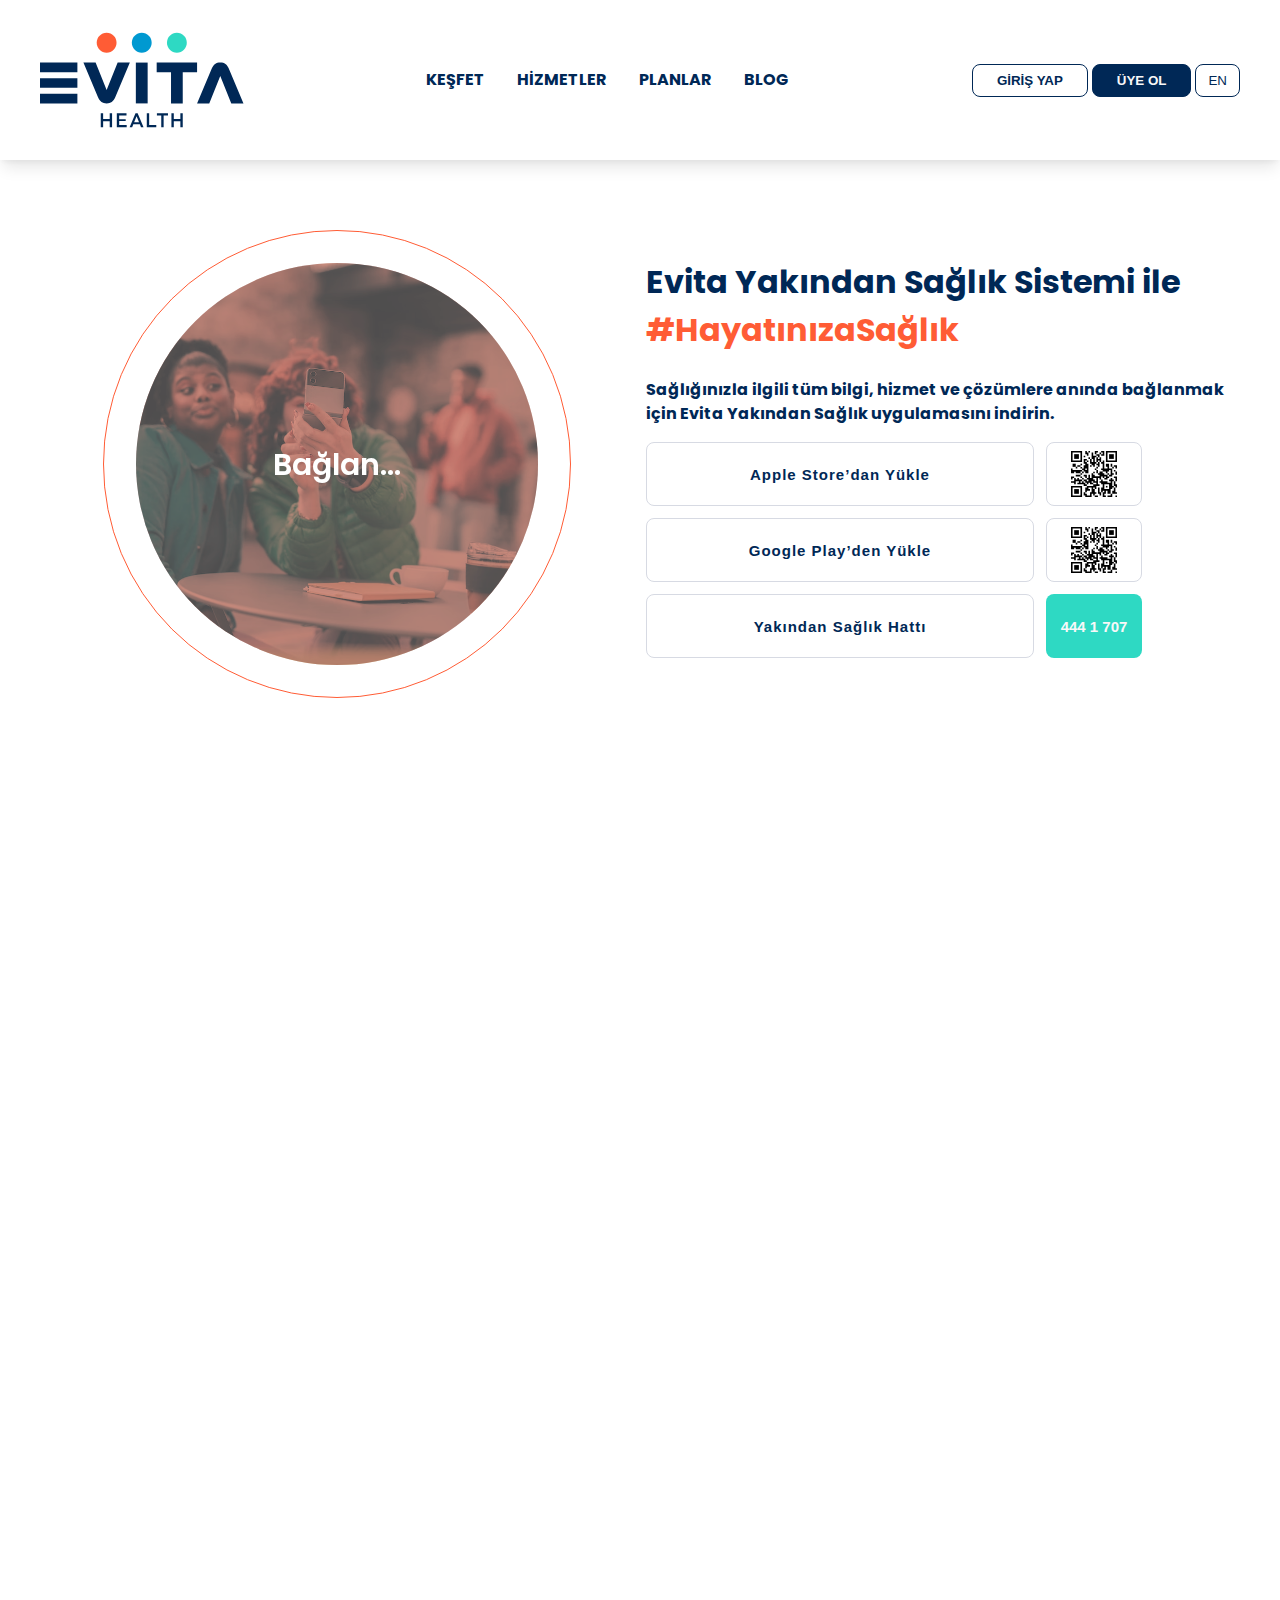
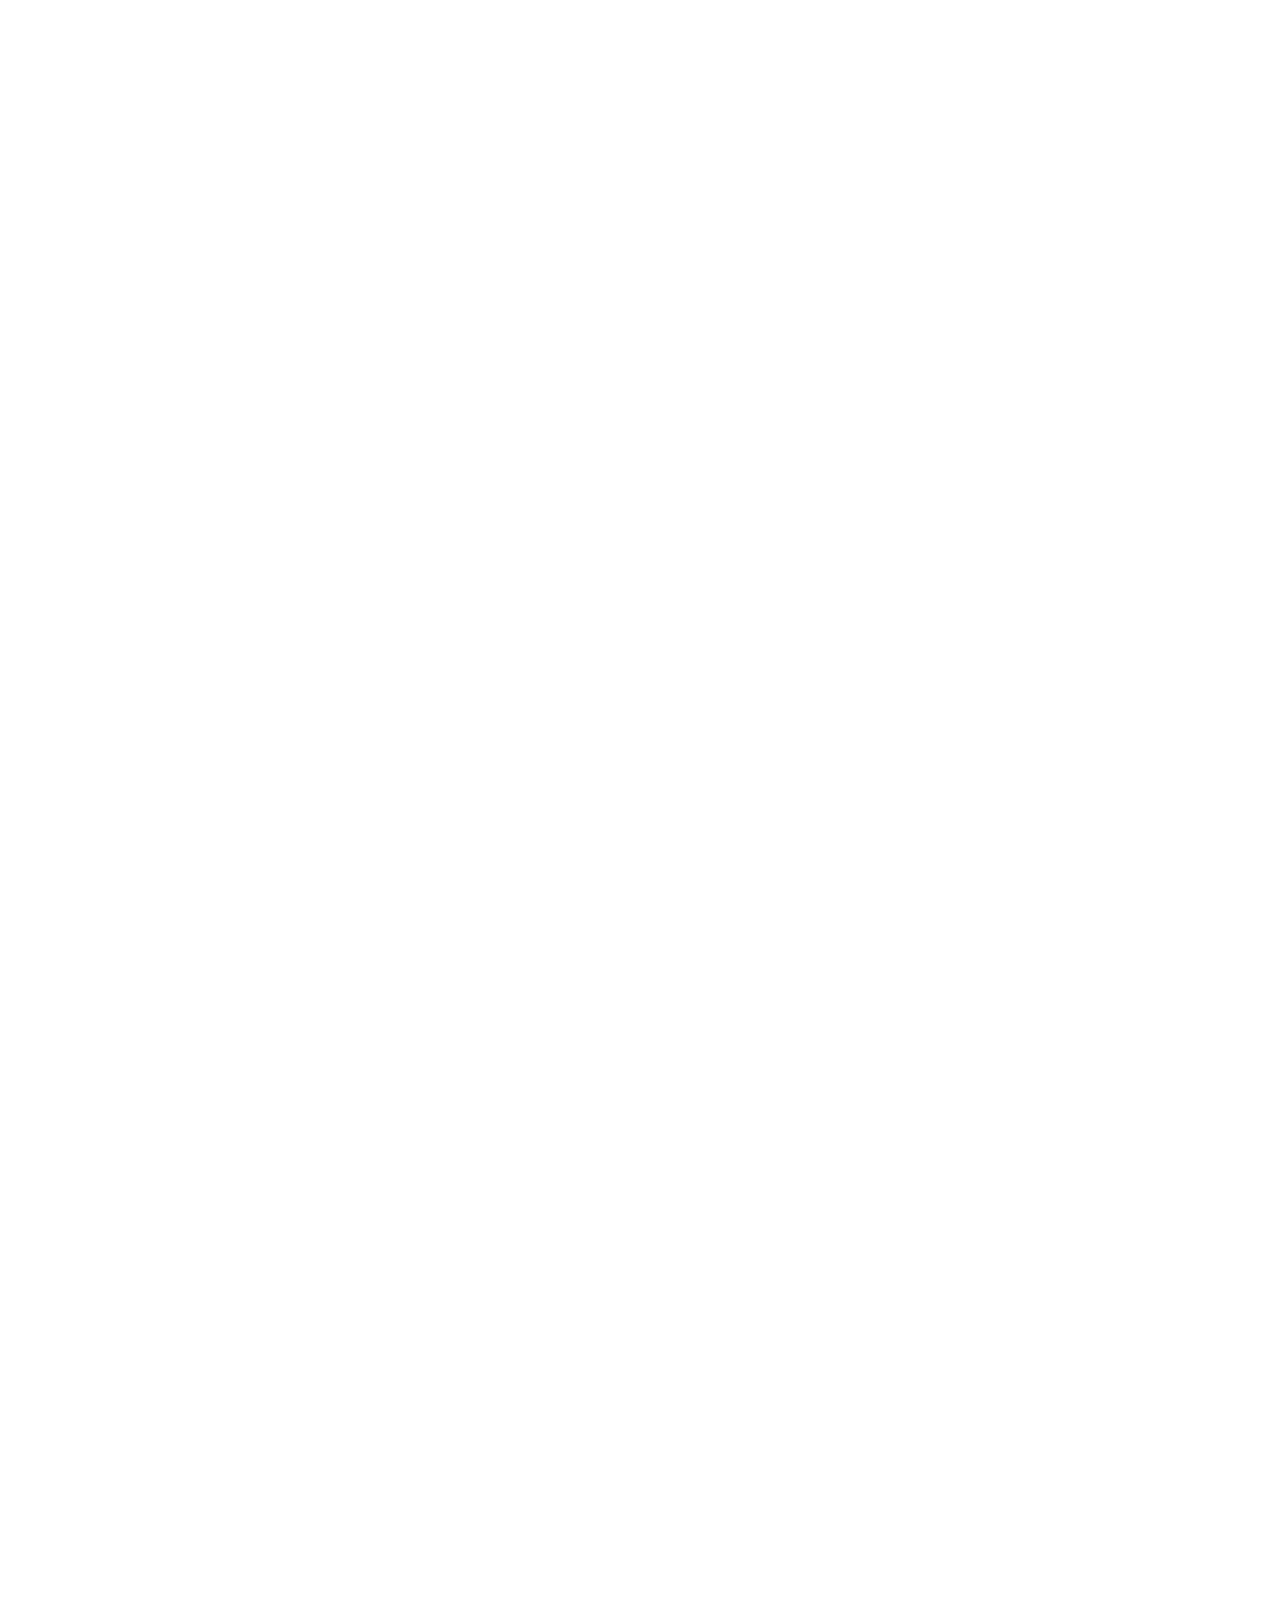
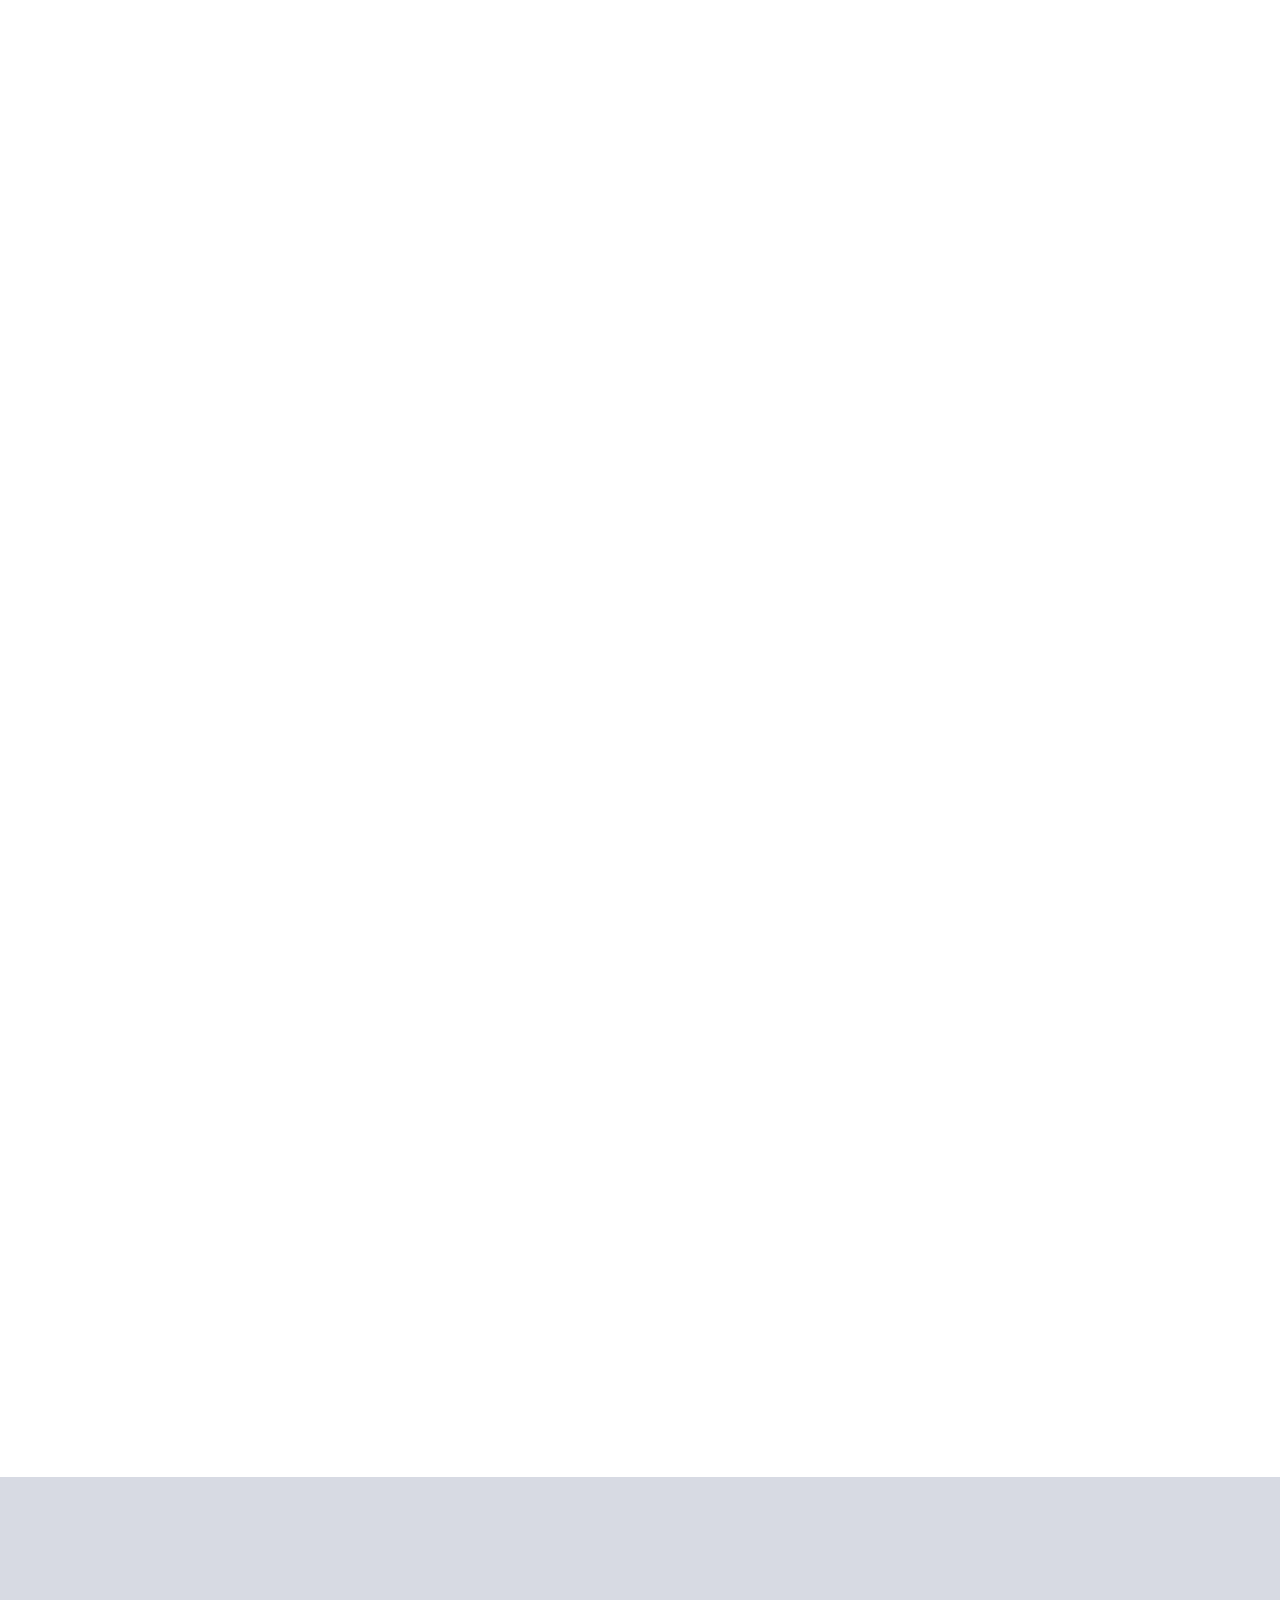
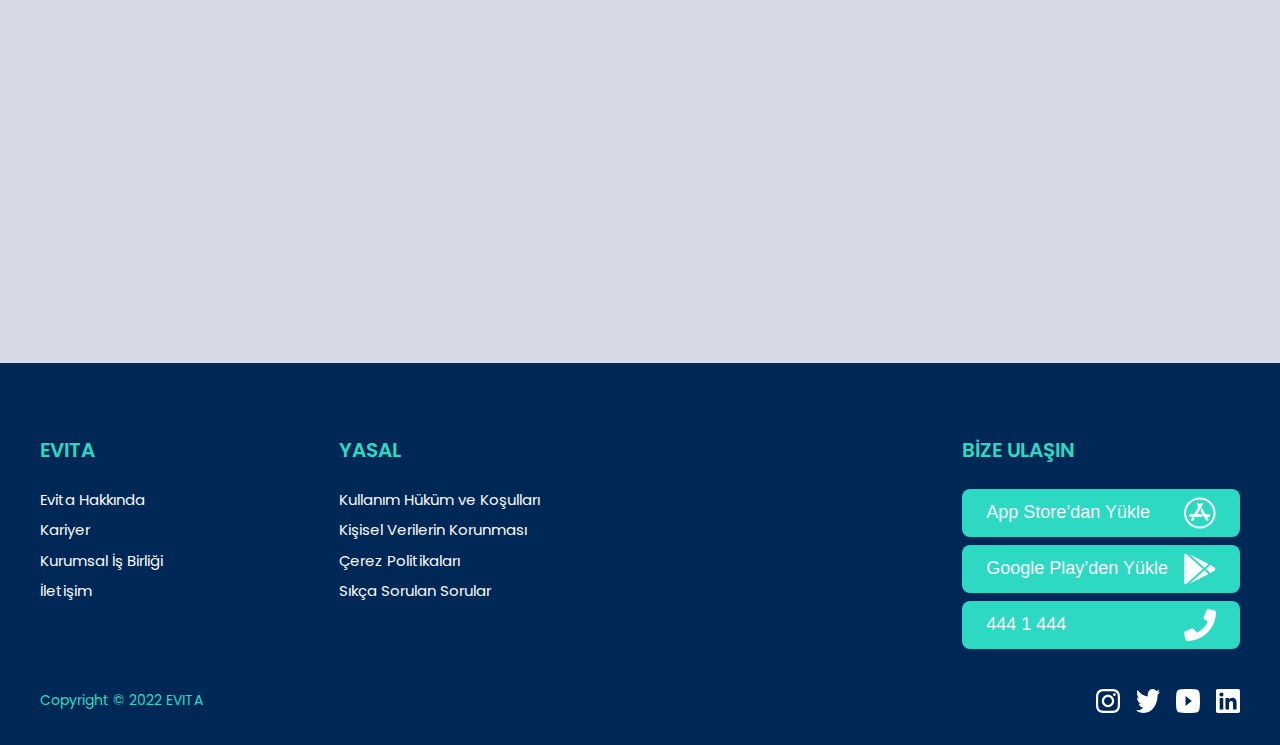
<file: index.html>
<!DOCTYPE html>
<html lang="en">
<head>
    <meta charset="UTF-8">
    <meta http-equiv="X-UA-Compatible" content="IE=edge">
    <meta name="viewport" content="width=device-width, initial-scale=1.0">
    <link rel="shortcut icon" href="./src/img/favicon.ico" type="image/x-icon">
    <link rel="stylesheet" href="./css/reset.css">
    <link rel="stylesheet" href="./css/global.css">
    <link rel='stylesheet' href='./src/js/video/plyr.css'>
    <link rel="preconnect" href="https://fonts.googleapis.com"><link rel="preconnect" href="https://fonts.gstatic.com" crossorigin><link href="https://fonts.googleapis.com/css2?family=Poppins:wght@400;600;700&display=swap" rel="stylesheet">
    <link rel='stylesheet' href='https://cdnjs.cloudflare.com/ajax/libs/font-awesome/5.15.4/css/all.min.css'>
    <!-- Link Swiper's CSS -->
    <link rel="stylesheet" href="./css/swiper.min.css" />
    <!-- Link Swiper's CSS -->
    <title>Evita</title>
</head>
<body>

    <header class="container-fluid">
        <div class="container">
            <div class="navbar">
                <div class="logo"><img src="./src/img/logo.svg" alt="logo"></div>
                <!-- desktop menu -->
                <nav id="desktop-menu">
                    <a href="#">keşfet</a>
                    <div class="dropdown">
                        <a href="#">HİZMETLER</a>
                        <div class="dropdown-content">
                          <a href="#">TeleSağlık</a>
                          <a href="#">Kronik Takip</a>
                          <a href="#">TeleVet</a>
                          <a href="#">Evde Sağlık</a>
                          <a href="#">Giyilebilir Teknolojiler</a>
                          <a href="#">Yakından Sağlık Planları</a>
                          <a href="#">Yakından Sağlık Hattı</a>
                        </div>
                    </div> 
                    <div class="dropdown">
                        <a href="#">Planlar</a>
                        <div class="dropdown-content">
                          <a href="#">Kapsamlı Sağlık Planları</a>
                          <a href="#">TeleSağlık</a>
                          <a href="#">EvdeSağlık</a>
                        </div>
                    </div> 
                    <a href="#">Blog</a>
                </nav>
                <!-- Mobile Menu -->
                         <!-- open close hamburger icon ana div ham -->
        <svg class="ham hamRotate ham1" viewBox="0 0 100 100" width="80" onclick="this.classList.toggle('active')">
            <path
                  class="line top"
                  d="m 30,33 h 40 c 0,0 9.044436,-0.654587 9.044436,-8.508902 0,-7.854315 -8.024349,-11.958003 -14.89975,-10.85914 -6.875401,1.098863 -13.637059,4.171617 -13.637059,16.368042 v 40" />
            <path
                  class="line middle"
                  d="m 30,50 h 40" />
            <path
                  class="line bottom"
                  d="m 30,67 h 40 c 12.796276,0 15.357889,-11.717785 15.357889,-26.851538 0,-15.133752 -4.786586,-27.274118 -16.667516,-27.274118 -11.88093,0 -18.499247,6.994427 -18.435284,17.125656 l 0.252538,40" />
          </svg>
                <!-- mobile menu end -->
                <div class="navbar-login">
                    <button class="header-button">GİRİŞ YAP</button>
                    <button class="header-button-bg">Üye Ol</button>
                    <button class="header-button-lang">En</button>
                </div>
            </div>
        </div>
    </header>

    <main class="container-2">


        <section id="hero" class="scrollFade">
            <div class="card-body">
                <div class="card-left">
                    <div class="img-border border-color-orange">
                        <div class="img-overlay color-orange-img">
                            <img src="./src/img/hero-orange.jpg" alt="">
                            <div class="card-text">Bağlan...</div>
                        </div>
                    </div>
                </div>
                <div class="card-right">
                    <div class="card-title">
                        <h1>Evita Yakından Sağlık Sistemi ile <br><span class="color-orange"> #HayatınızaSağlık</span> </h1>
                        <h4>Sağlığınızla ilgili tüm bilgi, hizmet ve çözümlere anında bağlanmak için Evita Yakından Sağlık uygulamasını indirin.</h4>
                    </div>
                    <div class="card-app">
                        <div class="card-item">
                            <button class="hero-button-opacity" data-hover="İNDİR"><div class="app-button" >Apple Store’dan Yükle</div></button>
                            <span class="hero-body-qr"><img src="./src/img/qr-code.svg" alt=""></span>
                        </div>
                        <div class="card-item">
                            <button class="hero-button-opacity" data-hover="İNDİR"><div class="app-button" >Google Play’den Yükle</div></button>
                            <span class="hero-body-qr"><img src="./src/img/qr-code.svg" alt=""></span>
                        </div>
                        <div class="card-item">
                            <button class="hero-button-opacity" data-hover="Hemen Ara"><div class="app-button" >Yakından Sağlık Hattı</div></button>
                            <form action="tel:+904441444" method="get" target="_blank">
                                <button type="submit" class="button-tel">444 1 707</button>
                            </form>
                        </div>
                    </div>
                </div>
            </div>
        </section>

        <section id="hero" class="scrollFade">
            <div class="card-body">
                <div class="card-left">
                    <div class="img-border border-color-blue">
                        <div class="img-overlay color-blue-img">
                            <img src="./src/img/miguel-a-amutio-SgZVtmdxlc0-unsplash.jpg" alt="">
                            <div class="card-text">Keşfet...</div>
                        </div>
                    </div>
                </div>
                <div class="card-right">
                    <div class="card-title">
                        <h4>Profilinizi oluşturup planınızı seçin. 7/24 uzmanlardan randevu alın,
                            verilerinizi takip edin, doktor hemşire hizmeti alın, sağlığınızla ilgili tüm gelişmeleri keşfedin.
                        </h4>
                    </div>
                    <div class="card-app-2 ">
                        <div class="card-video-body ">
                            <div class="card-video-title"><h4>Evita Nedir?</h4></div>
                            <div class="card-video-video">
                                <video controls crossorigin playsinline
                                    poster="https://images.unsplash.com/photo-1551884170-09fb70a3a2ed?ixlib=rb-4.0.3&ixid=MnwxMjA3fDB8MHxwaG90by1wYWdlfHx8fGVufDB8fHx8&auto=format&fit=crop&w=1176&q=80">
                                    <source src="https://cdn.plyr.io/static/demo/View_From_A_Blue_Moon_Trailer-576p.mp4"
                                        type="video/mp4" size="576">
        
                                    <!-- Caption files -->
                                    <!-- Fallback for browsers that don't support the <video> element -->
                                    <a>Video Oynatılamıyor</a>
                                </video>
                            </div>
                        </div>
                        <div class="card-video-body ">
                            <div class="card-video-title"><h4>Evita Nedir?</h4></div>
                            <div class="card-video-video">
                                <video controls crossorigin playsinline
                                    poster="https://images.unsplash.com/photo-1470116945706-e6bf5d5a53ca?ixlib=rb-4.0.3&ixid=MnwxMjA3fDB8MHxwaG90by1wYWdlfHx8fGVufDB8fHx8&auto=format&fit=crop&w=1074&q=80">
                                    <source src="https://cdn.plyr.io/static/demo/View_From_A_Blue_Moon_Trailer-576p.mp4"
                                        type="video/mp4" size="576">
        
                                    <!-- Caption files -->
                                    <!-- Fallback for browsers that don't support the <video> element -->
                                    <a>Video Oynatılamıyor</a>
                                </video>
                            </div>
                        </div>
                        <div class="card-video-body ">
                            <div class="card-video-title"><h4>Evita Nedir?</h4></div>
                            <div class="card-video-video">
                                <video controls crossorigin playsinline
                                    poster="https://images.unsplash.com/photo-1666214280391-8ff5bd3c0bf0?ixlib=rb-4.0.3&ixid=MnwxMjA3fDF8MHxwaG90by1wYWdlfHx8fGVufDB8fHx8&auto=format&fit=crop&w=1170&q=80">
                                    <source src="https://cdn.plyr.io/static/demo/View_From_A_Blue_Moon_Trailer-576p.mp4"
                                        type="video/mp4" size="576">
        
                                    <!-- Caption files -->
                                    <!-- Fallback for browsers that don't support the <video> element -->
                                    <a>Video Oynatılamıyor</a>
                                </video>
                            </div>
                        </div>
        
        
        
                    </div>
                </div>
            </div>
        </section>
        <section id="hero" class="scrollFade">
            <div class="card-body">
                <div class="card-left">
                    <div class="img-border border-color-turkuaz">
                        <div class="img-overlay color-green-img">
                            <img src="./src/img/hero-orange.jpg" alt="">
                            <div class="card-text">İyileş...</div>
                        </div>
                    </div>
                </div>
                <div class="card-right">
                    <div class="card-title">
                        <h4>Sağlığınızla ilgili tüm hizmetlere tek bir bağlantıdan ulaşarak kendinizin ve sevdiklerinizin yaşam kalitesini iyileştirin.</h4>
                    </div>
                    <div class="card-app">
        
        
                        <div class="accordion__item">
                            <button class="accordion__btn">
        
                                <span class="accordion__caption"><i class="color-turkuaz far fa-lightbulb"></i>TeleSağlık</span>
                                <span class="accordion__icon"><i class="fa fa-plus"></i></span>
                            </button>
        
                            <div class="accordion__content">
                                <p>Günün her saati doktora, hemşireye anında bağlanarak sorularınızı zaman kaybetmeden çözüme
                                    ulaştırın.</p>
                            </div>
                        </div>
        
                        <div class="accordion__item">
                            <button class="accordion__btn">
        
                                <span class="accordion__caption"><i class="color-turkuaz far fa-lightbulb"></i>Kronik
                                    Takip</span>
                                <span class="accordion__icon"><i class="fa fa-plus"></i></span>
                            </button>
        
                            <div class="accordion__content">
                                <p>I usually tell most people to start by learning HTML and CSS, then move into learning
                                    JavaScript. The reason is that JavaScript is used everywhere: frontend, backend, and even to
                                    build mobile apps. It has many use cases, which is why I think it’s smart to learn.</p>
                            </div>
                        </div>
        
                        <div class="accordion__item">
                            <button class="accordion__btn">
        
                                <span class="accordion__caption"><i class="color-turkuaz far fa-lightbulb"></i>TeleVet</span>
                                <span class="accordion__icon"><i class="fa fa-plus"></i></span>
                            </button>
        
                            <div class="accordion__content">
                                <p>If you have an interest in coding and graphic design, then there’s nothing to say you
                                    shouldn’t learn skills in both areas. They often work hand-in-hand, so having knowledge and
                                    skills in both areas could be desirable for certain career paths. You could also think about
                                </p>
                            </div>
                        </div>
        
                        <div class="accordion__item">
                            <button class="accordion__btn">
        
                                <span class="accordion__caption"><i class="color-turkuaz far fa-lightbulb"></i>Evde
                                    Sağlık</span>
                                <span class="accordion__icon"><i class="fa fa-plus"></i></span>
                            </button>
        
                            <div class="accordion__content">
                                <p>Now, in 2020, it’s a no-brainer: Python 3 is definitely the way to go. There are still some
                                    situations where picking up Python 2 might be advantageous, or you may just want to learn a
                                    little of the history and the differences between Python 2 and 3 for curiosity’s sake, but
                                    job-wise, Python 3 is the clear winner.</p>
                            </div>
                        </div>
        
                        <div class="accordion__item">
                            <button class="accordion__btn">
        
                                <span class="accordion__caption"><i class="color-turkuaz far fa-lightbulb"></i>Giyilebilir
                                    Teknolojiler</span>
                                <span class="accordion__icon"><i class="fa fa-plus"></i></span>
                            </button>
        
                            <div class="accordion__content">
                                <p>Personally, I’d say choose a path and stick to it! Learning too many things at once will slow
                                    you down. Here are a few ideas of things you can choose to focus on, and a little bit about
                                    each one.</p>
                            </div>
                        </div>
                        <div class="accordion__item">
                            <button class="accordion__btn">
        
                                <span class="accordion__caption"><i class="color-turkuaz far fa-lightbulb"></i>Yakından Sağlık
                                    Planları</span>
                                <span class="accordion__icon"><i class="fa fa-plus"></i></span>
                            </button>
        
                            <div class="accordion__content">
                                <p>Personally, I’d say choose a path and stick to it! Learning too many things at once will slow
                                    you down. Here are a few ideas of things you can choose to focus on, and a little bit about
                                    each one.</p>
                            </div>
                        </div>
                        <div class="accordion__item">
                            <button class="accordion__btn">
        
                                <span class="accordion__caption"><i class="color-turkuaz far fa-lightbulb"></i>Acil
                                    Hizmetler</span>
                                <span class="accordion__icon"><i class="fa fa-plus"></i></span>
                            </button>
        
                            <div class="accordion__content">
                                <p>Personally, I’d say choose a path and stick to it! Learning too many things at once will slow
                                    you down. Here are a few ideas of things you can choose to focus on, and a little bit about
                                    each one.</p>
                            </div>
                        </div>
                        <div class="accordion__item">
                            <button class="accordion__btn">
        
                                <span class="accordion__caption"><i class="color-turkuaz far fa-lightbulb"></i>7/24 Doktor
                                    Hattı</span>
                                <span class="accordion__icon"><i class="fa fa-plus"></i></span>
                            </button>
        
                            <div class="accordion__content">
                                <p>Personally, I’d say choose a path and stick to it! Learning too many things at once will slow
                                    you down. Here are a few ideas of things you can choose to focus on, and a little bit about
                                    each one.</p>
                            </div>
                        </div>
        
        
                    </div>
        
        
                </div>
            </div>
            </div>
        </section>

        <section id="hero" class="scrollFade">
            <div class="card-body">
                <div class="card-left">
                    <div class="img-border border-color-gray">
                        <div class="img-overlay">
                            <img src="./src/img/hero-orange.jpg" alt="">
                            <div class="card-text">Dilediğin Planı Seç</div>
                        </div>
                    </div>
                </div>
                <div class="card-right">
                    <div class="card-title">
                        <h4>Kendinize, ailenize, kronik rahatsızlıklarınıza ve ihtiyaçlarınıza göre en uygun sağlık planını seçin.</h4>
                    </div>
                    <div class="card-app">
        
        
                        <div class="accordion__item">
                            <button class="accordion__btn">
        
                                <span class="accordion__caption"><i class="color-turkuaz far fa-lightbulb"></i>Kapsamlı Sağlık Planları</span>
                                <span class="accordion__icon"><i class="fa fa-plus"></i></span>
                            </button>
        
                            <div class="accordion__content">
                                <p>Doktor, hemşire, ilaç, hasta ve yaşlı bakımı gibi tüm sağlık hizmetlerini ayağınıza getirmek için ihtiyaç duyduğunuz sağlık planını seçin.</p>
                                <div class="plan">
                                    <h5>Standart</h5>
                                    <ul>
                                        <li>Madde1</li>
                                        <li>Madde2</li>
                                        <li>Madde3</li>
                                        <li>Madde4</li>
                                        <li>Madde5</li>
                                    </ul>
                                </div> 
                                <div class="plan">
                                    <h5>Premium</h5>
                                    <ul>
                                        <li>Madde1</li>
                                        <li>Madde2</li>
                                        <li>Madde3</li>
                                        <li>Madde4</li>
                                        <li>Madde5</li>
                                    </ul>
                                </div> 
                                <div class="plan">
                                    <h5>VIP</h5>
                                    <ul>
                                        <li>Madde1</li>
                                        <li>Madde2</li>
                                        <li>Madde3</li>
                                        <li>Madde4</li>
                                        <li>Madde5</li>
                                    </ul>
                                </div> 
                            </div>
                        </div>
        
                        <div class="accordion__item">
                            <button class="accordion__btn">
        
                                <span class="accordion__caption"><i class="color-turkuaz far fa-lightbulb"></i>TeleSağlık</span>
                                <span class="accordion__icon"><i class="fa fa-plus"></i></span>
                            </button>
        
                            <div class="accordion__content">
                                <p>I usually tell most people to start by learning HTML and CSS, then move into learning
                                    JavaScript. The reason is that JavaScript is used everywhere: frontend, backend, and even to
                                    build mobile apps. It has many use cases, which is why I think it’s smart to learn.</p>
                            </div>
                        </div>
        
                        <div class="accordion__item">
                            <button class="accordion__btn">
        
                                <span class="accordion__caption"><i class="color-turkuaz far fa-lightbulb"></i>EvdeSağlık</span>
                                <span class="accordion__icon"><i class="fa fa-plus"></i></span>
                            </button>
        
                            <div class="accordion__content">
                                <p>If you have an interest in coding and graphic design, then there’s nothing to say you
                                    shouldn’t learn skills in both areas. They often work hand-in-hand, so having knowledge and
                                    skills in both areas could be desirable for certain career paths. You could also think about
                                    pursuing something in between like UI design, which is a very in-demand career right now!
                                    <br><br>
                                    In general, having design skills along with coding skills is helpful. But it’s also okay to
                                    do one over the other. My advice would be to just get started! You can always change
                                    directions later… as long as you’re changing directions to the final destination you’re
                                    looking for!
                                </p>
                            </div>
                        </div>
        
                        <div class="accordion__item">
                            <button class="accordion__btn">
        
                                <span class="accordion__caption"><i class="color-turkuaz far fa-lightbulb"></i>Kurumsal Sağlık Planıları</span>
                                <span class="accordion__icon"><i class="fa fa-plus"></i></span>
                            </button>
        
                            <div class="accordion__content">
                                <p>Now, in 2020, it’s a no-brainer: Python 3 is definitely the way to go. There are still some
                                    situations where picking up Python 2 might be advantageous, or you may just want to learn a
                                    little of the history and the differences between Python 2 and 3 for curiosity’s sake, but
                                    job-wise, Python 3 is the clear winner.</p>
                            </div>
                        </div>
        
        
                    </div>

                </div>
            </div>
            </div>
        </section>



        <section id="hero" class="scrollFade">
            <div class="card-body">
                <div class="card-left">
                    <div class="img-border border-color-gray">
                        <div class="img-overlay">
                            <img src="./src/img/hero-orange.jpg" alt="">
                            <div class="card-text">Giyilebilir Teknolojilerle Tanış</div>
                        </div>
                    </div>
                </div>
                <div class="card-right">
                    <div class="card-app">
                        <div class="card-box-border">
                            <div class="card-title"><h4>Sağlığınızla ilgili tüm bilgi, hizmet ve çözümlere anında bağlanmak için Evita Yakından Sağlık uygulamasını indirin.</h4></div>
                            <div class="card-box-img"><img src="./src/img/Asset 1.svg" alt=""></div>
                        </div>
                        <div class="card-box-border display-flex display-flex-space align-items-c">
                            <h4>Tüm Cihazlar</h4>
                            <button class="card-box-button">Keşfet</button>
                        </div>
                    </div>
                </div>
            </div>
        </section>


        <section id="hero" class="scrollFade">
            <div class="card-body">
                <div class="card-left">
                    <div class="img-border border-color-gray">
                        <div class="img-overlay">
                            <img src="./src/img/hero-orange.jpg" alt="">
                            <div class="card-text">Sağlığın Hakkında Bilgilen</div>
                        </div>
                    </div>
                </div>

                <div class="card-right">
                    <div class="card-app">
                        <div class="card-box-border">
                            <div class="card-title"><h4>Yaşam kalitenizi artıracak bilgi ve öneriler için <br>Hayatınıza Sağlık köşesini takip edin.</h4></div>
                            
                            <div class="swiper mySwiper card-box-body-slider">

                                <div class="swiper-wrapper">
                                    <div class="swiper-slide card-box-slider"><h2>Okul Döneminde Çocukları Hastalıklardan Korumak için Alacağınız 5 Önlem.</h2>
                                        <span><a href="#">Devamını Oku</a></span>
                                    </div>

                                    <div class="swiper-slide card-box-slider"><h2>Okul Döneminde Çocukları Hastalıklardan Korumak için Alacağınız 5 Önlem.</h2>
                                        <span><a href="#">Devamını Oku</a></span>
                                    </div>
                                
                                    <div class="swiper-slide card-box-slider"><h2>Okul Döneminde Çocukları Hastalıklardan Korumak için Alacağınız 5 Önlem.</h2>
                                        <span><a href="#">Devamını Oku</a></span>
                                    </div>
                              
                                </div>
                            </div>
                        </div>
                        <div class="swiper-pagination"></div>
                    </div>
                </div>
            </div>
        </section>

        <section id="hero" class="scrollFade">
            <div class="card-body">
                <div class="card-left">
                    <div class="img-border border-color-gray">
                        <div class="img-overlay">
                            <img src="./src/img/hero-orange.jpg" alt="">
                            <div class="card-text">Evita’ya Güven</div>
                        </div>
                    </div>
                </div>
                <div class="card-right">
                    <div class="card-app">
                        <div class="card-box-border">
                            <div class="card-title"><h4>Dünyanın önde gelen bağımsız sağlık kurumları ve resmi kuruluşlar tarafından onaylanan Evita’yı tercih edin.</h4></div>
                            <div class="card-box-img"><img src="./src/img/iso.png" alt="iso belgesi"></div>
                        </div>

                    </div>
                </div>
            </div>
        </section>




    </main>
        <div class="container-fluid-2">
            <div class="container">
                <section id="brand" class="scrollFade">
                    <div class="brand-text">
                        <h2>Evita’ya Güvenler</h2>
                        <h3>Türkiye’nin önde gelen sağlık kuruluşlarının ve kurumsal şirketlerin tercihi, Evita Yakından Sağlık
                            Sistemi.</h3>
                    </div>
                    <div class="brand-body">
                        <div class="brand-item"><img src="./src/img/Amerikan_Hastanesi_Logo.png" alt="brand"></div>
                        <div class="brand-item"><img src="./src/img/Amerikan_Hastanesi_Logo.png" alt="brand"></div>
                        <div class="brand-item"><img src="./src/img/Amerikan_Hastanesi_Logo.png" alt="brand"></div>
                        <div class="brand-item"><img src="./src/img/Amerikan_Hastanesi_Logo.png" alt="brand"></div>
                        <div class="brand-item"><img src="./src/img/Amerikan_Hastanesi_Logo.png" alt="brand"></div>
                        <div class="brand-item"><img src="./src/img/Amerikan_Hastanesi_Logo.png" alt="brand"></div>
                        <div class="brand-item"><img src="./src/img/Amerikan_Hastanesi_Logo.png" alt="brand"></div>
                        <div class="brand-item"><img src="./src/img/Amerikan_Hastanesi_Logo.png" alt="brand"></div>
                        <div class="brand-item"><img src="./src/img/Amerikan_Hastanesi_Logo.png" alt="brand"></div>
                        <div class="brand-item"><img src="./src/img/Amerikan_Hastanesi_Logo.png" alt="brand"></div>
                    </div>
            
                </section>
            </div>
        </div>


    <footer class="container-fluid-3">
        <div class="container">
            <div class="footer-body">
                <div class="footer-head">
                    <div class="footer-left">
                        <div class="footer-menu">
                            <h5 class="footer-title">Evita</h5>
                            <ul>
                                <a href="#">Evita Hakkında</a>
                                <a href="#">Kariyer</a>
                                <a href="#">Kurumsal İş Birliği</a>
                                <a href="#">İletişim</a>
                            </ul>
                        </div>
                        <div class="footer-menu">
                            <h5 class="footer-title">Yasal</h5>
                            <ul>
                                <a href="#">Kullanım Hüküm ve Koşulları</a>
                                <a href="#">Kişisel Verilerin Korunması</a>
                                <a href="#">Çerez Politikaları</a>
                                <a href="#">Sıkça Sorulan Sorular</a>
                            </ul>
                        </div>
                    </div>
                    <div class="footer-right">
                        <div class="footer-app">
                            <h5 class="footer-title">BİZE ULAŞIN</h5>
                            <button class="footer-app-buton">App Store’dan Yükle <div class="icon-app"><img src="./src/img/app-store.svg" alt=""></div></button>
                            <button class="footer-app-buton">Google Play’den Yükle<div class="icon-app"><img src="./src/img/google-play.svg" alt=""></div></button>
                            <button class="footer-app-buton">444 1 444<div class="icon-app"><img src="./src/img/phone.svg" alt=""></div></button>
                        </div>
                    </div>
                </div>
                <div class="footer-bottom">
                    <div class="footer-copyright"><p>Copyright © 2022 EVITA</p></div>
                    <div class="footer-social">
                        <div class="footer-social-item"><a href="#instagram"><svg width="32" height="32" viewBox="0 0 32 32" fill="none" xmlns="http://www.w3.org/2000/svg">
                            <path d="M16.0036 7.7956C11.4632 7.7956 7.801 11.4587 7.801 16C7.801 20.5413 11.4632 24.2044 16.0036 24.2044C20.5439 24.2044 24.2061 20.5413 24.2061 16C24.2061 11.4587 20.5439 7.7956 16.0036 7.7956ZM16.0036 21.3339C13.0695 21.3339 10.6708 18.9419 10.6708 16C10.6708 13.0581 13.0624 10.6661 16.0036 10.6661C18.9448 10.6661 21.3363 13.0581 21.3363 16C21.3363 18.9419 18.9376 21.3339 16.0036 21.3339V21.3339ZM26.4549 7.46C26.4549 8.52393 25.5982 9.37365 24.5417 9.37365C23.478 9.37365 22.6284 8.51679 22.6284 7.46C22.6284 6.40321 23.4851 5.54636 24.5417 5.54636C25.5982 5.54636 26.4549 6.40321 26.4549 7.46ZM31.8876 9.40221C31.7662 6.83878 31.1808 4.56811 29.3033 2.69731C27.4329 0.826509 25.1627 0.240991 22.5999 0.112462C19.9585 -0.0374874 12.0415 -0.0374874 9.40011 0.112462C6.8444 0.23385 4.57423 0.819368 2.69671 2.69017C0.819186 4.56097 0.240937 6.83164 0.112437 9.39507C-0.0374791 12.037 -0.0374791 19.9558 0.112437 22.5978C0.233798 25.1612 0.819186 27.4319 2.69671 29.3027C4.57423 31.1735 6.83726 31.759 9.40011 31.8875C12.0415 32.0375 19.9585 32.0375 22.5999 31.8875C25.1627 31.7661 27.4329 31.1806 29.3033 29.3027C31.1737 27.4319 31.7591 25.1612 31.8876 22.5978C32.0375 19.9558 32.0375 12.0442 31.8876 9.40221V9.40221ZM28.4752 25.4326C27.9184 26.8321 26.8404 27.9103 25.434 28.4744C23.3281 29.3098 18.3308 29.117 16.0036 29.117C13.6763 29.117 8.67195 29.3027 6.57312 28.4744C5.1739 27.9174 4.09593 26.8392 3.53196 25.4326C2.69671 23.3261 2.88946 18.3278 2.88946 16C2.88946 13.6722 2.70385 8.66674 3.53196 6.56744C4.08879 5.16791 5.16676 4.0897 6.57312 3.52561C8.67909 2.69017 13.6763 2.88296 16.0036 2.88296C18.3308 2.88296 23.3352 2.69731 25.434 3.52561C26.8332 4.08256 27.9112 5.16077 28.4752 6.56744C29.3104 8.67388 29.1177 13.6722 29.1177 16C29.1177 18.3278 29.3104 23.3333 28.4752 25.4326Z" fill="white"/>
                            </svg>
                            </a></div>

                        <div class="footer-social-item"><a href="#twitter"><svg width="32" height="32" viewBox="0 0 32 32" fill="none" xmlns="http://www.w3.org/2000/svg">
                            <path d="M28.7107 7.97497C28.7311 8.32495 28.7311 8.67501 28.7311 9.025C28.7311 19.6999 22.1321 32 10.0711 32C6.35534 32 2.90357 30.6749 0 28.375C0.52794 28.45 1.0355 28.475 1.58376 28.475C4.64971 28.475 7.47209 27.2 9.72591 25.025C6.84265 24.95 4.42639 22.625 3.59389 19.425C4.00002 19.4999 4.40608 19.55 4.83252 19.55C5.42133 19.55 6.01021 19.4499 6.5584 19.275C3.55333 18.5249 1.29944 15.275 1.29944 11.35V11.25C2.17251 11.85 3.18783 12.225 4.26389 12.275C2.49738 10.8249 1.34007 8.34996 1.34007 5.54994C1.34007 4.04997 1.66488 2.67497 2.23345 1.47496C5.4619 6.37496 10.3147 9.5749 15.7563 9.92497C15.6548 9.32496 15.5939 8.70002 15.5939 8.07501C15.5939 3.62496 18.5178 0 22.1523 0C24.0406 0 25.7462 0.974998 26.9442 2.55C28.4264 2.20002 29.8477 1.52498 31.1066 0.600004C30.6192 2.47505 29.5837 4.05005 28.2234 5.04998C29.5432 4.87506 30.8224 4.42496 32 3.80003C31.1067 5.39996 29.9899 6.8249 28.7107 7.97497V7.97497Z" fill="white"/>
                            </svg>
                            </a></div>

                        <div class="footer-social-item"><a href="#youtube"><svg width="32" height="32" viewBox="0 0 32 32" fill="none" xmlns="http://www.w3.org/2000/svg">
                            <path d="M31.3313 5.00692C30.9633 3.03608 29.879 1.48392 28.5022 0.957167C26.0067 0 16 0 16 0C16 0 5.99337 0 3.49781 0.957167C2.12103 1.484 1.0367 3.03608 0.668671 5.00692C0 8.57917 0 16.0323 0 16.0323C0 16.0323 0 23.4855 0.668671 27.0578C1.0367 29.0286 2.12103 30.5161 3.49781 31.0428C5.99337 32 16 32 16 32C16 32 26.0066 32 28.5022 31.0428C29.879 30.5161 30.9633 29.0286 31.3313 27.0578C32 23.4855 32 16.0323 32 16.0323C32 16.0323 32 8.57917 31.3313 5.00692V5.00692ZM12.7272 22.7993V9.26542L21.0909 16.0325L12.7272 22.7993V22.7993Z" fill="white"/>
                            </svg>
                            </a></div>

                        <div class="footer-social-item"><a href="#linkedin"><svg width="32" height="32" viewBox="0 0 32 32" fill="none" xmlns="http://www.w3.org/2000/svg">
                            <path d="M29.7143 0H2.27857C1.02143 0 0 1.03571 0 2.30714V29.6929C0 30.9643 1.02143 32 2.27857 32H29.7143C30.9714 32 32 30.9643 32 29.6929V2.30714C32 1.03571 30.9714 0 29.7143 0ZM9.67143 27.4286H4.92857V12.1571H9.67857V27.4286H9.67143ZM7.3 10.0714C5.77857 10.0714 4.55 8.83571 4.55 7.32143C4.55 5.80714 5.77857 4.57143 7.3 4.57143C8.81429 4.57143 10.05 5.80714 10.05 7.32143C10.05 8.84286 8.82143 10.0714 7.3 10.0714V10.0714ZM27.45 27.4286H22.7071V20C22.7071 18.2286 22.6714 15.95 20.2429 15.95C17.7714 15.95 17.3929 17.8786 17.3929 19.8714V27.4286H12.65V12.1571H17.2V14.2429H17.2643C17.9 13.0429 19.45 11.7786 21.7571 11.7786C26.5571 11.7786 27.45 14.9429 27.45 19.0571V27.4286V27.4286Z" fill="white"/>
                            </svg>
                            </a></div>
                    </div>
                </div>
            </div>

        </div>
        
    </footer>
<!-- Swiper JS -->
<script src="https://cdn.jsdelivr.net/npm/swiper/swiper-bundle.min.js"></script>


<script>
  var swiper = new Swiper(".mySwiper", {
    spaceBetween: 30,
    pagination: {
      el: ".swiper-pagination",
      clickable: true,
    },
  });
</script>
<script src="./src/js/main.js"></script>
<script src="src/js/video/polyfill.min.js"></script>
<script src="src/js/video/plyr.min.js"></script>
<script src="./src/js/video/video.js"></script>
</body>
</html>
</file>
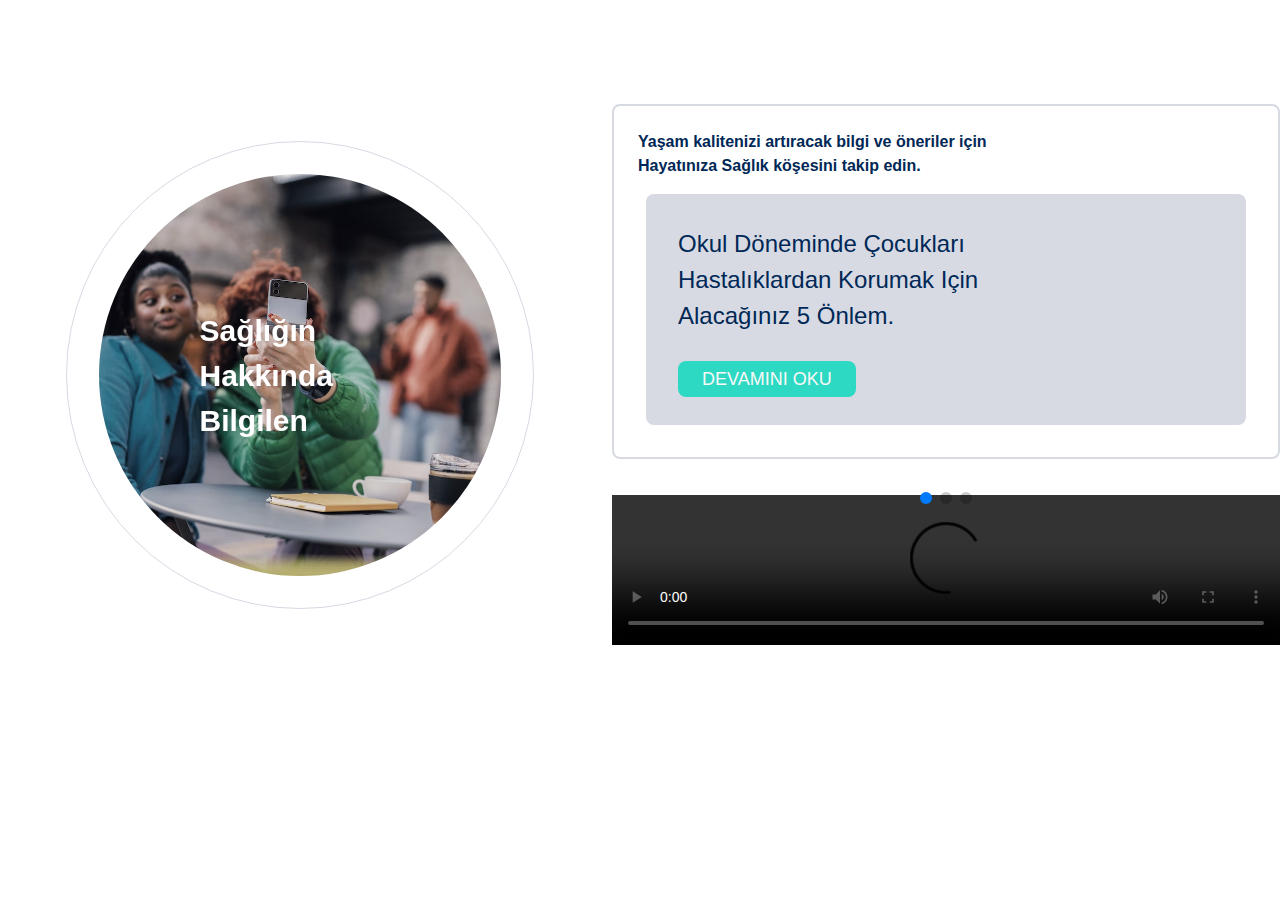
<file: deneme.html>
<!DOCTYPE html>
<html lang="en">
<head>
    <meta charset="UTF-8">
    <meta http-equiv="X-UA-Compatible" content="IE=edge">
    <meta name="viewport" content="width=device-width, initial-scale=1.0">
    <link rel="stylesheet" href="css/reset.css">
    <link rel="stylesheet" href="./css/global.css">
    <link rel='stylesheet' href='./src/js/video/plyr.css'>
       
    <!-- Link Swiper's CSS -->
    <link rel="stylesheet" href="./css/swiper.min.css" />
     <!-- Link Swiper's CSS -->
    <title>Document</title>
</head>
<body>


    <style>

.swiper {
        max-width: 600px;
        margin: 8px;
      }

      .swiper-slide {

      }


    </style>

<section id="hero" class="scrollFade">
  <div class="card-body">
      <div class="card-left">
          <div class="img-border border-color-gray">
              <div class="img-overlay">
                  <img src="./src/img/hero-orange.jpg" alt="">
                  <div class="card-text">Sağlığın Hakkında Bilgilen</div>
              </div>
          </div>
      </div>
      <div class="card-right">
          <div class="card-app">
              <div class="card-box-border">
                  <div class="card-title"><h4>Yaşam kalitenizi artıracak bilgi ve öneriler için <br>Hayatınıza Sağlık köşesini takip edin.</h4></div>
                  
                  <div class="swiper mySwiper card-box-body-slider">
                    <div class="swiper-wrapper">
                      <div class="swiper-slide card-box-slider">
                          <h2>Okul Döneminde Çocukları Hastalıklardan Korumak için Alacağınız 5 Önlem.</h2>
                          <span><a href="#">Devamını Oku</a></span>
                      </div>
                      <div class="swiper-slide card-box-slider">
                          <h2>Okul Döneminde Çocukları Hastalıklardan Korumak için Alacağınız 5 Önlem.</h2>
                          <span><a href="#">Devamını Oku</a></span>
                      </div>
                      <div class="swiper-slide card-box-slider">
                          <h2>Okul Döneminde Çocukları Hastalıklardan Korumak için Alacağınız 5 Önlem.</h2>
                          <span><a href="#">Devamını Oku</a></span>
                      </div>
                    
                    </div>
                    </div>
                  </div>
                  <div class="swiper-pagination"></div>
                  </div>

                    <video controls crossorigin playsinlineposter="https://images.unsplash.com/photo-1551884170-09fb70a3a2ed?ixlib=rb-4.0.3&ixid=MnwxMjA3fDB8MHxwaG90by1wYWdlfHx8fGVufDB8fHx8&auto=format&fit=crop&w=1176&q=80"><source src="https://cdn.plyr.io/static/demo/View_From_A_Blue_Moon_Trailer-576p.mp4" type="video/mp4" size="576">
                    <!-- Caption files -->
                    <!-- Fallback for browsers that don't support the <video> element -->
                        <a>Video Oynatılamıyor</a>
                    </video>



                      
                  </div>
              </div>
          </div>
      </div>
  </div>
</section>

<!-- Swiper JS -->
<script src="https://cdn.jsdelivr.net/npm/swiper/swiper-bundle.min.js"></script>


<script>
  var swiper = new Swiper(".mySwiper", {
    slidesPerView: 1,
    spaceBetween: 30,
    centeredSlides: true,
    pagination: {
      el: ".swiper-pagination",
      clickable: true,
    },
  });
</script>


</body>
</html>
</file>
<file: css/global.css>
:root{

    --primary-text-color: #002856;
    --body-color: linear-gradient(0deg, #F0F2F5 0%, #FFFFFF 100%);
    --turkuaz: #2ED9C3;
    --white: #F8F8F8;
    --dark-grey: #D7DAE3;

    --orange: #ff5c35;
    --blue: #002856;
    --soft-blue:  #002856cf;


}



body{
    background-color: var(--body-color);
    font-size: 16px;
    line-height: 1.5;
    font-family: 'Poppins', sans-serif;
    color: var(--primary-text-color);

}


body::-webkit-scrollbar{
  height: 0.5rem;
  width: 0.6rem;
  background: var(--dark-grey);

}
body::-webkit-scrollbar-thumb{
  background: var(--turkuaz);

}

.display-flex{display: flex;}
.display-flex-space{justify-content: space-between;}
.align-items-c{align-items: center;}
.color-orange{color: var(--orange);}
.color-turkuaz{color: var(--turkuaz);}
.color-blue-img{background-color: var(--primary-text-color);opacity: 0.7;}
.color-orange-img{background-color: var(--orange);opacity: 0.7;}
.color-green-img{background-color: var(--turkuaz);opacity: 0.7;}


.border-color-orange{border: 1px solid var(--orange);}
.border-color-turkuaz{border: 1px solid var(--turkuaz);}
.border-color-blue{border: 1px solid var(--primary-text-color);}
.border-color-gray{border: 1px solid var(--dark-grey);}

.container-fluid{
    width: 100%;
    box-shadow: rgba(0, 0, 0, 0.1) 0px 10px 15px -3px, rgba(0, 0, 0, 0.05) 0px 4px 6px -2px;
    overflow: hidden;
    background-color: white;
    transition: 0.4s;
    position: fixed;
    top: 0;
    z-index: 99;
}
.container-fluid-2{
    width: 100%;
    background-color: var(--dark-grey);
    transition: 0.4s;

}
.container-fluid-3{
    width: 100%;
    background-color: var(--primary-text-color);
    transition: 0.4s;

}

.container{
    width: 94%;
    max-width: 1200px;
    margin-left: auto;
    margin-right: auto;

}
.container-2{
    width: 94%;
    max-width: 1200px;
    margin-left: auto;
    margin-right: auto;
    margin-top: 96px;

}




/* Header */

.navbar{
    display: flex;
    justify-content: space-between;
    background-color: white;
    padding: 32px 0;
    align-items: center;
}

#desktop-menu{
    display: flex;
    gap: 32px;
    text-transform: uppercase;
    color: var(--primary-text-color);
    font-weight: 700;
}

.header-button{
    padding: 8px 24px;
    border: 1px solid var(--primary-text-color);
    border-radius: 8px;
    text-transform: uppercase;
    color: var(--primary-text-color);
    transition: all .5s ease;
    font-weight: 700;
}
.header-button:hover{color: var(--turkuaz);}

.header-button-lang{
    padding: 8px 12px;
    border: 1px solid var(--primary-text-color);
    border-radius: 8px;
    text-transform: uppercase;
    color: var(--primary-text-color);
    transition: all .5s ease;
}

.header-button-lang:hover{color: var(--turkuaz);}

.header-button-bg{
    padding: 8px 24px;
    border: 1px solid var(--primary-text-color);
    border-radius: 8px;
    background-color: var(--primary-text-color);
    color: var(--white);
    text-transform: uppercase;
    transition: all .5s ease;
    font-weight: 700;
}
.header-button-bg:hover{
    color: var(--turkuaz);
}



#desktop-menu a:hover{
 color: var(--turkuaz);
}


.dropdown {
    position: relative;
    color: var(--primary-text-color);
  }
  
  .dropdown-content {
    display: none;
    position: fixed;
    background-color: var(--primary-text-color);
    min-width: 248px;
    box-shadow: 0px 8px 16px 0px rgba(0,0,0,0.2);
    z-index: 1;
    border-radius: 8px;
    padding: 12px;
    color: var(--primary-text-color);
    transition-duration: 2s;
    transition: all .5s ease;
    
    
  }
  
  .dropdown-content a {
    color: var(--white);
    padding: 4px 16px;
    text-decoration: none;
    display: block;
    font-size: 14px;
  }
  
  .dropdown-content a:hover {border: 1px solid var(--turkuaz); border-radius: 16px; color: var(--turkuaz); transition: all .5s ease;}
  
  .dropdown:hover .dropdown-content {display: flex; flex-direction: column; transition: all .5s ease;}

/* Hamburger menu open kodları */

.ham {
  cursor: pointer;
  -webkit-tap-highlight-color: transparent;
  transition: transform 400ms;
  -moz-user-select: none;
  -webkit-user-select: none;
  -ms-user-select: none;
  user-select: none;
  display: none;
}
.hamRotate.active {
  transform: rotate(45deg);
}
.hamRotate180.active {
  transform: rotate(180deg);
}
.line {
  fill:none;
  transition: stroke-dasharray 400ms, stroke-dashoffset 400ms;
  stroke: var(--primary-text-color);
  stroke-width:5.5;
  stroke-linecap:round;
}
.ham1 .top {
  stroke-dasharray: 40 139;
}
.ham1 .bottom {
  stroke-dasharray: 40 180;
}
.ham1.active .top {
  stroke-dashoffset: -98px;
}
.ham1.active .bottom {
  stroke-dashoffset: -138px;
}






  /* HERO */
  
#hero{
  margin-top: 104px;
  gap: 32px;
  position: relative;
  margin-bottom: 150px;
}
#hero:first-child{
  margin-top: 230px;
}
.card-body{
display: flex;
gap: 12px;
}
.card-body > * {
flex: 1;
}
.img-border {
width: 468px;
height: 468px;
border-radius: 9999px;
padding: 32px;
display: flex;
justify-content: center;
align-items: center;
}
.img-overlay{
position: relative;
overflow: hidden;
border-radius: 9999px;
height: 100%;
width: 100%;
filter: grayscale(40%);
}
.img-overlay img{
mix-blend-mode: multiply;
height: 100%;
width: 100%;
object-fit: cover;
}
.card-text{
position: absolute;
top: 50%;
left: 50%;
transform: translate(-50%, -50%);
color: white;
font-size: 30px;
font-weight: 600;
}

.card-right{
display: flex;
flex-direction: column;
justify-content: center;
}
.card-app-2{
display: flex;
gap: 12px;
width: 100%;
flex-direction: column;
padding: 4px;
max-height: 488px;
overflow-y: scroll;
}
.card-app-2::-webkit-scrollbar{
  height: 0.5rem;
  width: 0.5rem;
  border-radius: 1rem;
  background: var(--dark-grey);

}
.card-app-2::-webkit-scrollbar-thumb{
  border-radius: 1rem;
  background: var(--turkuaz);

}
.card-box-border{
  border: 2px solid var(--dark-grey);
  padding: 24px;
  border-radius: 8px;
  margin-bottom: 12px;
}
.card-box-body-slider{
  display: flex;
  gap: 24px;
}


.card-title h4{margin-bottom: 16px;}
.card-app-2 > *{
  flex: 1;
}

.card-body > *{
  flex:1;
}

.card-title h1{font-size: 32px; margin-bottom: 24px;}
.card-title p{ margin-bottom: 32px;max-width: 52ch;}

.card-item{
display: grid;
grid-template-columns: 2fr 1fr;
gap: 12px;
margin-bottom: 12px;
}
.card-left{
display: flex;
justify-content: center;
align-items: center;
}
.card-app{
 
}

.card-video-body{
  border: 2px solid var(--dark-grey);
  padding: 32px;
  border-radius: 8px;
  margin-bottom: 52px;
}
.card-video-title{
  margin-bottom: 16px;
}
video{
  width: 100%;
  height: 100%;
}
.card-box-button{
  padding: 12px 24px;
  background-color: var(--turkuaz);
  color: var(--white);
  border-radius: 8px;
  text-transform: uppercase;
}

.card-box-slider{
  display: flex;
  flex-direction: column;
  padding: 32px;
  background-color: var(--dark-grey);
  border-radius: 8px;
  gap: 32px;
}

.card-box-slider h2{
  font-size: 24px;
  font-weight: 400;
  text-transform: capitalize;
  max-width: 30ch;
}
.card-box-slider a{
  font-size: 18px;
  font-weight: 400;
  text-transform: uppercase;
  background-color: var(--turkuaz);
  color: var(--white);
  padding: 8px 24px;
  border-radius: 8px;
  transition: 0.4s ease-in-out;
}

.card-box-slider a:hover{
  transition: 0.4s ease-in-out;
  background-color: #7bfdece6;
  color: var(--soft-blue);
}




.hero-button-opacity:hover{cursor: pointer;background-color: var(--turkuaz);}
.hero-button-opacity {
  background: transparent; outline: none;
  position: relative;
  border: 1px solid var(--dark-grey);
  padding: 15px 50px;
  overflow: hidden;
  transition: all .3s ease-in-out;
  border-radius: 8px;
  color: var(--primary-text-color);
}

/*button:before (attr data-hover)*/
.hero-button-opacity:hover:before{opacity: 1; transform: translate(0,0);}
.hero-button-opacity:before{
  content: attr(data-hover);
  position: absolute;
  display: flex;
  justify-content: center;
  left: 5px;
  align-items: center;
  width: 100%;
  letter-spacing: 1px;
  font-weight: 700;
  font-size: 15px;
  opacity: 0;
  transform: translate(-100%,0);
  transition: all .3s ease-in-out;
  color: white;
}
  /*button div (button text before hover)*/
  .hero-button-opacity:hover .app-button{opacity: 0; transform: translate(100%,0);}
  .hero-button-opacity .app-button{
    letter-spacing: 1px;
    font-weight: 600;
    font-size: 15px;
    transition: all .3s ease-in-out;
  }


.button-tel{
  padding: 4px;
  width: 100%;
  max-width: 96px;
  height: 64px;
  background-color: var(--turkuaz);
  color: var(--white);
  border-radius: 8px;
  font-size: 15px;
  font-weight: 600;
}

.hero-body-qr{width: 96px; height: 64px; border: 1px solid var(--dark-grey); padding: 4px 24px;border-radius: 8px; display: flex; align-items: center;}



.scrollFade {
    opacity: 1;
    pointer-events: all;
  }
  .scrollFade--hidden {
    opacity: 0;
    pointer-events: none;
  }
  .scrollFade--visible {
    opacity: 1;
    pointer-events: all;
  }
  .scrollFade--animate {
    transition: opacity 0.4s ease-in-out;
  }


  /* Brand */
  #brand{
    display: flex;
    flex-direction: column;
    align-items: center;
    justify-content: center;
    background-color: var(--dark-grey);
    padding-top: 72px;
    padding-bottom: 72px;
}

  .brand-text{
    display: flex;
    flex-direction: column;
    text-align: center;
    margin-bottom: 48px;
  }

  .brand-body{
    display: grid;
    grid-template-columns: repeat(5, 1fr);
    gap: 12px;
    
  }

  .brand-item{
    display: grid;
    background-color: var(--white);
  }
  .brand-item img{
    filter: grayscale(70);
    opacity: 0.70;
    transition: 250ms ease-in;
  }
  .brand-item img:hover{
    filter: grayscale(0);
    opacity: 1;
  }

  .brand-text h2{
    font-size: 32px;
  }



  /* Footer */
  .footer-body{
    display: flex;
    flex-direction: column;
    color: var(--white);
    padding-top: 72px;
    background-color: var(--primary-text-color);
  }
  .footer-left{
    display: flex;
    gap: 176px;
    margin-bottom: 16px;
  }
  .footer-menu{
    display: flex;
    flex-direction: column;
  }
  .footer-menu ul{
    display: flex;
    flex-direction: column;
    gap: 8px;
  }
  .footer-menu ul a{
    font-size: 15px;
    font-weight: 400;
  }
  .footer-menu ul a:hover{
    color: var(--turkuaz);

  }
  .footer-title{
    font-size: 20px;
    text-transform: uppercase;
    color: var(--turkuaz);
    font-weight: 600;
    margin-bottom: 24px;
  }
  .footer-head{
    display: flex;
    justify-content: space-between;
    
  }

  .footer-app-buton{
    display: flex;
    padding: 8px 24px;
    align-items: center;
    background-color: var(--turkuaz);
    color: var(--white);
    gap: 16px;
    border-radius: 8px;
    margin-bottom: 8px;
    width: 100%;
    justify-content: space-between;
    font-size: 18px;
    font-weight: 400;
    max-width: 464px;
  }
  .footer-app-buton:hover{
    background-color: #7bfdece6;
    transition: 250ms ease-in;
    color: var(--soft-blue);
  }
  .icon-app img{
    width: 32px;
    height: 32px;
  }
  .footer-bottom{
    display: flex;
    justify-content: space-between;
    padding: 32px 0;
    align-items: center;
    gap: 16px;
  }

  .footer-social{
    display: flex;
    gap: 16px;
  }
  .footer-social-item svg{
    width: 24px;
    height: 24px;
    transition: 250ms ease-in;
    display: block;
  }
  .footer-social-item svg path:hover{
    fill: var(--turkuaz);
    transition: 250ms ease-in;

  }
  .footer-copyright{
    color: var(--turkuaz);
    font-size: 14px;
    font-weight: 400;
  }







  /* Slider */

  .swiper {
    margin: 8px;
    max-width: 500px;
  }

  .swiper-slide {

  }


  /* Faq */

  .plan{
    background-color: var(--dark-grey);
    border-radius: 8px;
    margin: 16px;
    padding: 8px;
  }
  .plan ul{
    display: flex;
    gap: 12px;
    justify-content: space-between;
    font-size: 14px;
  }
.plan h5{
  font-size: 14px;
}


  .accordion {
    width: 42rem;
    padding: 1.2rem 0;
    border-radius: 1rem;
    background: white;
  /*   box-shadow: 0 0 5rem lightgrey; */
  }
  
  .accordion__heading {
    margin-bottom: 1rem;
    padding: 0 1.4rem;
  }
  
  .accordion__item{
    border: 2px solid var(--dark-grey);
    margin-bottom: 12px;
    border-radius: 8px;
  }
  
  .accordion__btn {
    display: flex;
    justify-content: space-between;
    align-items: center;
    width: 100%;
    padding: 8px;
    border: none;
    outline: none;
    color: var(--color-text);
    font-size: 16px;
    font-weight: 600;
    text-align: left;
    cursor: pointer;
    transition: 0.1s;
  }
  .accordion__btn:hover {
    color: var(--color-purple);
  }
  
  .accordion__item--active .accordion__btn {
    color: var(--color-purple);
    border-bottom: 2px solid var(--color-purple);
  }
  
  .fa-lightbulb {
    padding-right: 1rem;
  }
  .accordion__icon {
    border-radius: 50%;
    transform: rotate(0deg);
    transition: 0.3s ease-in-out;
    opacity: 0.9;
  }
  .accordion__item--active .accordion__icon {
    transform: rotate(135deg);
  }
  
  .accordion__content {
    font-weight: 300;
    max-height: 0;
    opacity: 0;
    overflow: hidden;
    color: var(--color-text-muted);
    transform: translateX(16px);
    transition: max-height 0.5s ease, opacity 0.5s, transform 0.5s;
  }
  .accordion__content p {
    padding: 1rem 1.8rem;
  }
  
  .accordion__item--active .accordion__content {
    opacity: 1;
    transform: translateX(0px);
    max-height: 100vh;
  }
  
  
  
    /* Media */


    @media (min-width: 200px) and (max-width: 767px) {
      #desktop-menu{display: none;}
      .card-body{flex-direction: column;}
      .hero-body-text{margin: 0 auto;}
      .brand-body{grid-template-columns: repeat(2, 1fr);}
      .img-border{ width: 300px;height: 300px;}
      .logo{max-width: 100px;}
      .ham{display: block;width: 48px;}
        .navbar-login{display: none;}
        .footer-head{flex-direction: column;}
        .footer-bottom{flex-direction: column-reverse;}
        .swiper{max-width: 368px;}
        .card-box-slider h2{font-size: 16px;}
        .hero-button-opacity{padding: 4px 10px;}
        .card-title h1{font-size: 27px;text-align: center;}
        .card-right{display: block;}
        .footer-left{gap:52px}
  
    }
  
    @media (min-width:768px) and (max-width: 858px){
      #desktop-menu{display: none;}
      .img-border {width: 368px;height: 368px;}
      .logo{max-width: 100px;}
      .ham{display: block;
        width: 48px;}
        .navbar-login{display: none;}
      .swiper{max-width: 268px;}
      .card-box-slider h2{font-size: 19px;}
      
    }

    @media (min-width:859px) and (max-width: 1200px){
      .swiper{max-width: 368px;}
      .card-box-slider{font-size: 19px;}
      .img-border{ width: 348px;height: 348px;}
      .card-box-slider h2{font-size: 19px;}
    }
</file>
<file: src/js/video/plyr.css>
@charset "UTF-8";@keyframes plyr-progress{to{background-position:25px 0;background-position:var(--plyr-progress-loading-size,25px) 0}}@keyframes plyr-popup{0%{opacity:.5;transform:translateY(10px)}to{opacity:1;transform:translateY(0)}}@keyframes plyr-fade-in{0%{opacity:0}to{opacity:1}}.plyr{-moz-osx-font-smoothing:grayscale;-webkit-font-smoothing:antialiased;align-items:center;direction:ltr;display:flex;flex-direction:column;font-family:inherit;font-family:var(--plyr-font-family,inherit);font-variant-numeric:tabular-nums;font-weight:400;font-weight:var(--plyr-font-weight-regular,400);line-height:1.7;line-height:var(--plyr-line-height,1.7);max-width:100%;min-width:200px;position:relative;text-shadow:none;transition:box-shadow .3s ease;z-index:0}.plyr audio,.plyr iframe,.plyr video{display:block;height:100%;width:100%}.plyr button{font:inherit;line-height:inherit;width:auto}.plyr:focus{outline:0}.plyr--full-ui{box-sizing:border-box}.plyr--full-ui *,.plyr--full-ui :after,.plyr--full-ui :before{box-sizing:inherit}.plyr--full-ui a,.plyr--full-ui button,.plyr--full-ui input,.plyr--full-ui label{touch-action:manipulation}.plyr__badge{background:#4a5464;background:var(--plyr-badge-background,#4a5464);border-radius:2px;border-radius:var(--plyr-badge-border-radius,2px);color:#fff;color:var(--plyr-badge-text-color,#fff);font-size:9px;font-size:var(--plyr-font-size-badge,9px);line-height:1;padding:3px 4px}.plyr--full-ui ::-webkit-media-text-track-container{display:none}.plyr__captions{animation:plyr-fade-in .3s ease;bottom:0;display:none;font-size:13px;font-size:var(--plyr-font-size-small,13px);left:0;padding:10px;padding:var(--plyr-control-spacing,10px);position:absolute;text-align:center;transition:transform .4s ease-in-out;width:100%}.plyr__captions span:empty{display:none}@media (min-width:480px){.plyr__captions{font-size:15px;font-size:var(--plyr-font-size-base,15px);padding:20px;padding:calc(var(--plyr-control-spacing, 10px)*2)}}@media (min-width:768px){.plyr__captions{font-size:18px;font-size:var(--plyr-font-size-large,18px)}}.plyr--captions-active .plyr__captions{display:block}.plyr:not(.plyr--hide-controls) .plyr__controls:not(:empty)~.plyr__captions{transform:translateY(-40px);transform:translateY(calc(var(--plyr-control-spacing, 10px)*-4))}.plyr__caption{background:rgba(0,0,0,.8);background:var(--plyr-captions-background,rgba(0,0,0,.8));border-radius:2px;-webkit-box-decoration-break:clone;box-decoration-break:clone;color:#fff;color:var(--plyr-captions-text-color,#fff);line-height:185%;padding:.2em .5em;white-space:pre-wrap}.plyr__caption div{display:inline}.plyr__control{background:transparent;border:0;border-radius:3px;border-radius:var(--plyr-control-radius,3px);color:inherit;cursor:pointer;flex-shrink:0;overflow:visible;padding:7px;padding:calc(var(--plyr-control-spacing, 10px)*.7);position:relative;transition:all .3s ease}.plyr__control svg{fill:currentColor;display:block;height:18px;height:var(--plyr-control-icon-size,18px);pointer-events:none;width:18px;width:var(--plyr-control-icon-size,18px)}.plyr__control:focus{outline:0}.plyr__control.plyr__tab-focus{outline:3px dotted #00b2ff;outline:var(--plyr-tab-focus-color,var(--plyr-color-main,var(--plyr-color-main,#00b2ff))) dotted 3px;outline-offset:2px}a.plyr__control{text-decoration:none}.plyr__control.plyr__control--pressed .icon--not-pressed,.plyr__control.plyr__control--pressed .label--not-pressed,.plyr__control:not(.plyr__control--pressed) .icon--pressed,.plyr__control:not(.plyr__control--pressed) .label--pressed,a.plyr__control:after,a.plyr__control:before{display:none}.plyr--full-ui ::-webkit-media-controls{display:none}.plyr__controls{align-items:center;display:flex;justify-content:flex-end;text-align:center}.plyr__controls .plyr__progress__container{flex:1;min-width:0}.plyr__controls .plyr__controls__item{margin-left:2.5px;margin-left:calc(var(--plyr-control-spacing, 10px)/4)}.plyr__controls .plyr__controls__item:first-child{margin-left:0;margin-right:auto}.plyr__controls .plyr__controls__item.plyr__progress__container{padding-left:2.5px;padding-left:calc(var(--plyr-control-spacing, 10px)/4)}.plyr__controls .plyr__controls__item.plyr__time{padding:0 5px;padding:0 calc(var(--plyr-control-spacing, 10px)/2)}.plyr__controls .plyr__controls__item.plyr__progress__container:first-child,.plyr__controls .plyr__controls__item.plyr__time+.plyr__time,.plyr__controls .plyr__controls__item.plyr__time:first-child{padding-left:0}.plyr [data-plyr=airplay],.plyr [data-plyr=captions],.plyr [data-plyr=fullscreen],.plyr [data-plyr=pip],.plyr__controls:empty{display:none}.plyr--airplay-supported [data-plyr=airplay],.plyr--captions-enabled [data-plyr=captions],.plyr--fullscreen-enabled [data-plyr=fullscreen],.plyr--pip-supported [data-plyr=pip]{display:inline-block}.plyr__menu{display:flex;position:relative}.plyr__menu .plyr__control svg{transition:transform .3s ease}.plyr__menu .plyr__control[aria-expanded=true] svg{transform:rotate(90deg)}.plyr__menu .plyr__control[aria-expanded=true] .plyr__tooltip{display:none}.plyr__menu__container{animation:plyr-popup .2s ease;background:hsla(0,0%,100%,.9);background:var(--plyr-menu-background,hsla(0,0%,100%,.9));border-radius:4px;border-radius:var(--plyr-menu-radius,4px);bottom:100%;box-shadow:0 1px 2px rgba(0,0,0,.15);box-shadow:var(--plyr-menu-shadow,0 1px 2px rgba(0,0,0,.15));color:#4a5464;color:var(--plyr-menu-color,#4a5464);font-size:15px;font-size:var(--plyr-font-size-base,15px);margin-bottom:10px;position:absolute;right:-3px;text-align:left;white-space:nowrap;z-index:3}.plyr__menu__container>div{overflow:hidden;transition:height .35s cubic-bezier(.4,0,.2,1),width .35s cubic-bezier(.4,0,.2,1)}.plyr__menu__container:after{border:4px solid transparent;border-top-color:hsla(0,0%,100%,.9);border:var(--plyr-menu-arrow-size,4px) solid transparent;border-top-color:var(--plyr-menu-background,hsla(0,0%,100%,.9));content:"";height:0;position:absolute;right:14px;right:calc(var(--plyr-control-icon-size, 18px)/2 + var(--plyr-control-spacing, 10px)*.7 - var(--plyr-menu-arrow-size, 4px)/2);top:100%;width:0}.plyr__menu__container [role=menu]{padding:7px;padding:calc(var(--plyr-control-spacing, 10px)*.7)}.plyr__menu__container [role=menuitem],.plyr__menu__container [role=menuitemradio]{margin-top:2px}.plyr__menu__container [role=menuitem]:first-child,.plyr__menu__container [role=menuitemradio]:first-child{margin-top:0}.plyr__menu__container .plyr__control{align-items:center;color:#4a5464;color:var(--plyr-menu-color,#4a5464);display:flex;font-size:13px;font-size:var(--plyr-font-size-menu,var(--plyr-font-size-small,13px));padding:4.66667px 10.5px;padding:calc(var(--plyr-control-spacing, 10px)*.7/1.5) calc(var(--plyr-control-spacing, 10px)*.7*1.5);-webkit-user-select:none;user-select:none;width:100%}.plyr__menu__container .plyr__control>span{align-items:inherit;display:flex;width:100%}.plyr__menu__container .plyr__control:after{border:4px solid transparent;border:var(--plyr-menu-item-arrow-size,4px) solid transparent;content:"";position:absolute;top:50%;transform:translateY(-50%)}.plyr__menu__container .plyr__control--forward{padding-right:28px;padding-right:calc(var(--plyr-control-spacing, 10px)*.7*4)}.plyr__menu__container .plyr__control--forward:after{border-left-color:#728197;border-left-color:var(--plyr-menu-arrow-color,#728197);right:6.5px;right:calc(var(--plyr-control-spacing, 10px)*.7*1.5 - var(--plyr-menu-item-arrow-size, 4px))}.plyr__menu__container .plyr__control--forward.plyr__tab-focus:after,.plyr__menu__container .plyr__control--forward:hover:after{border-left-color:currentColor}.plyr__menu__container .plyr__control--back{font-weight:400;font-weight:var(--plyr-font-weight-regular,400);margin:7px;margin:calc(var(--plyr-control-spacing, 10px)*.7);margin-bottom:3.5px;margin-bottom:calc(var(--plyr-control-spacing, 10px)*.7/2);padding-left:28px;padding-left:calc(var(--plyr-control-spacing, 10px)*.7*4);position:relative;width:calc(100% - 14px);width:calc(100% - var(--plyr-control-spacing, 10px)*.7*2)}.plyr__menu__container .plyr__control--back:after{border-right-color:#728197;border-right-color:var(--plyr-menu-arrow-color,#728197);left:6.5px;left:calc(var(--plyr-control-spacing, 10px)*.7*1.5 - var(--plyr-menu-item-arrow-size, 4px))}.plyr__menu__container .plyr__control--back:before{background:#dcdfe5;background:var(--plyr-menu-back-border-color,#dcdfe5);box-shadow:0 1px 0 #fff;box-shadow:0 1px 0 var(--plyr-menu-back-border-shadow-color,#fff);content:"";height:1px;left:0;margin-top:3.5px;margin-top:calc(var(--plyr-control-spacing, 10px)*.7/2);overflow:hidden;position:absolute;right:0;top:100%}.plyr__menu__container .plyr__control--back.plyr__tab-focus:after,.plyr__menu__container .plyr__control--back:hover:after{border-right-color:currentColor}.plyr__menu__container .plyr__control[role=menuitemradio]{padding-left:7px;padding-left:calc(var(--plyr-control-spacing, 10px)*.7)}.plyr__menu__container .plyr__control[role=menuitemradio]:after,.plyr__menu__container .plyr__control[role=menuitemradio]:before{border-radius:100%}.plyr__menu__container .plyr__control[role=menuitemradio]:before{background:rgba(0,0,0,.1);content:"";display:block;flex-shrink:0;height:16px;margin-right:10px;margin-right:var(--plyr-control-spacing,10px);transition:all .3s ease;width:16px}.plyr__menu__container .plyr__control[role=menuitemradio]:after{background:#fff;border:0;height:6px;left:12px;opacity:0;top:50%;transform:translateY(-50%) scale(0);transition:transform .3s ease,opacity .3s ease;width:6px}.plyr__menu__container .plyr__control[role=menuitemradio][aria-checked=true]:before{background:#00b2ff;background:var(--plyr-control-toggle-checked-background,var(--plyr-color-main,var(--plyr-color-main,#00b2ff)))}.plyr__menu__container .plyr__control[role=menuitemradio][aria-checked=true]:after{opacity:1;transform:translateY(-50%) scale(1)}.plyr__menu__container .plyr__control[role=menuitemradio].plyr__tab-focus:before,.plyr__menu__container .plyr__control[role=menuitemradio]:hover:before{background:rgba(35,40,47,.1)}.plyr__menu__container .plyr__menu__value{align-items:center;display:flex;margin-left:auto;margin-right:-5px;margin-right:calc(var(--plyr-control-spacing, 10px)*.7*-1 - -2px);overflow:hidden;padding-left:24.5px;padding-left:calc(var(--plyr-control-spacing, 10px)*.7*3.5);pointer-events:none}.plyr--full-ui input[type=range]{-webkit-appearance:none;appearance:none;background:transparent;border:0;border-radius:26px;border-radius:calc(var(--plyr-range-thumb-height, 13px)*2);color:#00b2ff;color:var(--plyr-range-fill-background,var(--plyr-color-main,var(--plyr-color-main,#00b2ff)));display:block;height:19px;height:calc(var(--plyr-range-thumb-active-shadow-width, 3px)*2 + var(--plyr-range-thumb-height, 13px));margin:0;min-width:0;padding:0;transition:box-shadow .3s ease;width:100%}.plyr--full-ui input[type=range]::-webkit-slider-runnable-track{background:transparent;background-image:linear-gradient(90deg,currentColor 0,transparent 0);background-image:linear-gradient(to right,currentColor var(--value,0),transparent var(--value,0));border:0;border-radius:2.5px;border-radius:calc(var(--plyr-range-track-height, 5px)/2);height:5px;height:var(--plyr-range-track-height,5px);-webkit-transition:box-shadow .3s ease;transition:box-shadow .3s ease;-webkit-user-select:none;user-select:none}.plyr--full-ui input[type=range]::-webkit-slider-thumb{-webkit-appearance:none;appearance:none;background:#fff;background:var(--plyr-range-thumb-background,#fff);border:0;border-radius:100%;box-shadow:0 1px 1px rgba(35,40,47,.15),0 0 0 1px rgba(35,40,47,.2);box-shadow:var(--plyr-range-thumb-shadow,0 1px 1px rgba(35,40,47,.15),0 0 0 1px rgba(35,40,47,.2));height:13px;height:var(--plyr-range-thumb-height,13px);margin-top:-4px;margin-top:calc((var(--plyr-range-thumb-height, 13px) - var(--plyr-range-track-height, 5px))/2*-1);position:relative;-webkit-transition:all .2s ease;transition:all .2s ease;width:13px;width:var(--plyr-range-thumb-height,13px)}.plyr--full-ui input[type=range]::-moz-range-track{background:transparent;border:0;border-radius:2.5px;border-radius:calc(var(--plyr-range-track-height, 5px)/2);height:5px;height:var(--plyr-range-track-height,5px);-moz-transition:box-shadow .3s ease;transition:box-shadow .3s ease;user-select:none}.plyr--full-ui input[type=range]::-moz-range-thumb{background:#fff;background:var(--plyr-range-thumb-background,#fff);border:0;border-radius:100%;box-shadow:0 1px 1px rgba(35,40,47,.15),0 0 0 1px rgba(35,40,47,.2);box-shadow:var(--plyr-range-thumb-shadow,0 1px 1px rgba(35,40,47,.15),0 0 0 1px rgba(35,40,47,.2));height:13px;height:var(--plyr-range-thumb-height,13px);position:relative;-moz-transition:all .2s ease;transition:all .2s ease;width:13px;width:var(--plyr-range-thumb-height,13px)}.plyr--full-ui input[type=range]::-moz-range-progress{background:currentColor;border-radius:2.5px;border-radius:calc(var(--plyr-range-track-height, 5px)/2);height:5px;height:var(--plyr-range-track-height,5px)}.plyr--full-ui input[type=range]::-ms-track{color:transparent}.plyr--full-ui input[type=range]::-ms-fill-upper,.plyr--full-ui input[type=range]::-ms-track{background:transparent;border:0;border-radius:2.5px;border-radius:calc(var(--plyr-range-track-height, 5px)/2);height:5px;height:var(--plyr-range-track-height,5px);-ms-transition:box-shadow .3s ease;transition:box-shadow .3s ease;user-select:none}.plyr--full-ui input[type=range]::-ms-fill-lower{background:transparent;background:currentColor;border:0;border-radius:2.5px;border-radius:calc(var(--plyr-range-track-height, 5px)/2);height:5px;height:var(--plyr-range-track-height,5px);-ms-transition:box-shadow .3s ease;transition:box-shadow .3s ease;user-select:none}.plyr--full-ui input[type=range]::-ms-thumb{background:#fff;background:var(--plyr-range-thumb-background,#fff);border:0;border-radius:100%;box-shadow:0 1px 1px rgba(35,40,47,.15),0 0 0 1px rgba(35,40,47,.2);box-shadow:var(--plyr-range-thumb-shadow,0 1px 1px rgba(35,40,47,.15),0 0 0 1px rgba(35,40,47,.2));height:13px;height:var(--plyr-range-thumb-height,13px);margin-top:0;position:relative;-ms-transition:all .2s ease;transition:all .2s ease;width:13px;width:var(--plyr-range-thumb-height,13px)}.plyr--full-ui input[type=range]::-ms-tooltip{display:none}.plyr--full-ui input[type=range]::-moz-focus-outer{border:0}.plyr--full-ui input[type=range]:focus{outline:0}.plyr--full-ui input[type=range].plyr__tab-focus::-webkit-slider-runnable-track{outline:3px dotted #00b2ff;outline:var(--plyr-tab-focus-color,var(--plyr-color-main,var(--plyr-color-main,#00b2ff))) dotted 3px;outline-offset:2px}.plyr--full-ui input[type=range].plyr__tab-focus::-moz-range-track{outline:3px dotted #00b2ff;outline:var(--plyr-tab-focus-color,var(--plyr-color-main,var(--plyr-color-main,#00b2ff))) dotted 3px;outline-offset:2px}.plyr--full-ui input[type=range].plyr__tab-focus::-ms-track{outline:3px dotted #00b2ff;outline:var(--plyr-tab-focus-color,var(--plyr-color-main,var(--plyr-color-main,#00b2ff))) dotted 3px;outline-offset:2px}.plyr__poster{background-color:#000;background-color:var(--plyr-video-background,var(--plyr-video-background,#000));background-position:50% 50%;background-repeat:no-repeat;background-size:contain;height:100%;left:0;opacity:0;position:absolute;top:0;transition:opacity .2s ease;width:100%;z-index:1}.plyr--stopped.plyr__poster-enabled .plyr__poster{opacity:1}.plyr--youtube.plyr--paused.plyr__poster-enabled:not(.plyr--stopped) .plyr__poster{display:none}.plyr__time{font-size:13px;font-size:var(--plyr-font-size-time,var(--plyr-font-size-small,13px))}.plyr__time+.plyr__time:before{content:"⁄";margin-right:10px;margin-right:var(--plyr-control-spacing,10px)}@media (max-width:767px){.plyr__time+.plyr__time{display:none}}.plyr__tooltip{background:hsla(0,0%,100%,.9);background:var(--plyr-tooltip-background,hsla(0,0%,100%,.9));border-radius:5px;border-radius:var(--plyr-tooltip-radius,5px);bottom:100%;box-shadow:0 1px 2px rgba(0,0,0,.15);box-shadow:var(--plyr-tooltip-shadow,0 1px 2px rgba(0,0,0,.15));color:#4a5464;color:var(--plyr-tooltip-color,#4a5464);font-size:13px;font-size:var(--plyr-font-size-small,13px);font-weight:400;font-weight:var(--plyr-font-weight-regular,400);left:50%;line-height:1.3;margin-bottom:10px;margin-bottom:calc(var(--plyr-control-spacing, 10px)/2*2);opacity:0;padding:5px 7.5px;padding:calc(var(--plyr-control-spacing, 10px)/2) calc(var(--plyr-control-spacing, 10px)/2*1.5);pointer-events:none;position:absolute;transform:translate(-50%,10px) scale(.8);transform-origin:50% 100%;transition:transform .2s ease .1s,opacity .2s ease .1s;white-space:nowrap;z-index:2}.plyr__tooltip:before{border-left:4px solid transparent;border-left:var(--plyr-tooltip-arrow-size,4px) solid transparent;border-right:4px solid transparent;border-right:var(--plyr-tooltip-arrow-size,4px) solid transparent;border-top:4px solid hsla(0,0%,100%,.9);border-top:var(--plyr-tooltip-arrow-size,4px) solid var(--plyr-tooltip-background,hsla(0,0%,100%,.9));bottom:-4px;bottom:calc(var(--plyr-tooltip-arrow-size, 4px)*-1);content:"";height:0;left:50%;position:absolute;transform:translateX(-50%);width:0;z-index:2}.plyr .plyr__control.plyr__tab-focus .plyr__tooltip,.plyr .plyr__control:hover .plyr__tooltip,.plyr__tooltip--visible{opacity:1;transform:translate(-50%) scale(1)}.plyr .plyr__control:hover .plyr__tooltip{z-index:3}.plyr__controls>.plyr__control:first-child .plyr__tooltip,.plyr__controls>.plyr__control:first-child+.plyr__control .plyr__tooltip{left:0;transform:translateY(10px) scale(.8);transform-origin:0 100%}.plyr__controls>.plyr__control:first-child .plyr__tooltip:before,.plyr__controls>.plyr__control:first-child+.plyr__control .plyr__tooltip:before{left:16px;left:calc(var(--plyr-control-icon-size, 18px)/2 + var(--plyr-control-spacing, 10px)*.7)}.plyr__controls>.plyr__control:last-child .plyr__tooltip{left:auto;right:0;transform:translateY(10px) scale(.8);transform-origin:100% 100%}.plyr__controls>.plyr__control:last-child .plyr__tooltip:before{left:auto;right:16px;right:calc(var(--plyr-control-icon-size, 18px)/2 + var(--plyr-control-spacing, 10px)*.7);transform:translateX(50%)}.plyr__controls>.plyr__control:first-child .plyr__tooltip--visible,.plyr__controls>.plyr__control:first-child+.plyr__control .plyr__tooltip--visible,.plyr__controls>.plyr__control:first-child+.plyr__control.plyr__tab-focus .plyr__tooltip,.plyr__controls>.plyr__control:first-child+.plyr__control:hover .plyr__tooltip,.plyr__controls>.plyr__control:first-child.plyr__tab-focus .plyr__tooltip,.plyr__controls>.plyr__control:first-child:hover .plyr__tooltip,.plyr__controls>.plyr__control:last-child .plyr__tooltip--visible,.plyr__controls>.plyr__control:last-child.plyr__tab-focus .plyr__tooltip,.plyr__controls>.plyr__control:last-child:hover .plyr__tooltip{transform:translate(0) scale(1)}.plyr__progress{left:6.5px;left:calc(var(--plyr-range-thumb-height, 13px)*.5);margin-right:13px;margin-right:var(--plyr-range-thumb-height,13px);position:relative}.plyr__progress input[type=range],.plyr__progress__buffer{margin-left:-6.5px;margin-left:calc(var(--plyr-range-thumb-height, 13px)*-.5);margin-right:-6.5px;margin-right:calc(var(--plyr-range-thumb-height, 13px)*-.5);width:calc(100% + 13px);width:calc(100% + var(--plyr-range-thumb-height, 13px))}.plyr__progress input[type=range]{position:relative;z-index:2}.plyr__progress .plyr__tooltip{left:0;max-width:120px;overflow-wrap:break-word}.plyr__progress__buffer{-webkit-appearance:none;background:transparent;border:0;border-radius:100px;height:5px;height:var(--plyr-range-track-height,5px);left:0;margin-top:-2.5px;margin-top:calc((var(--plyr-range-track-height, 5px)/2)*-1);padding:0;position:absolute;top:50%}.plyr__progress__buffer::-webkit-progress-bar{background:transparent}.plyr__progress__buffer::-webkit-progress-value{background:currentColor;border-radius:100px;min-width:5px;min-width:var(--plyr-range-track-height,5px);-webkit-transition:width .2s ease;transition:width .2s ease}.plyr__progress__buffer::-moz-progress-bar{background:currentColor;border-radius:100px;min-width:5px;min-width:var(--plyr-range-track-height,5px);-moz-transition:width .2s ease;transition:width .2s ease}.plyr__progress__buffer::-ms-fill{border-radius:100px;-ms-transition:width .2s ease;transition:width .2s ease}.plyr--loading .plyr__progress__buffer{animation:plyr-progress 1s linear infinite;background-image:linear-gradient(-45deg,rgba(35,40,47,.6) 25%,transparent 0,transparent 50%,rgba(35,40,47,.6) 0,rgba(35,40,47,.6) 75%,transparent 0,transparent);background-image:linear-gradient(-45deg,var(--plyr-progress-loading-background,rgba(35,40,47,.6)) 25%,transparent 25%,transparent 50%,var(--plyr-progress-loading-background,rgba(35,40,47,.6)) 50%,var(--plyr-progress-loading-background,rgba(35,40,47,.6)) 75%,transparent 75%,transparent);background-repeat:repeat-x;background-size:25px 25px;background-size:var(--plyr-progress-loading-size,25px) var(--plyr-progress-loading-size,25px);color:transparent}.plyr--video.plyr--loading .plyr__progress__buffer{background-color:hsla(0,0%,100%,.25);background-color:var(--plyr-video-progress-buffered-background,hsla(0,0%,100%,.25))}.plyr--audio.plyr--loading .plyr__progress__buffer{background-color:rgba(193,200,209,.6);background-color:var(--plyr-audio-progress-buffered-background,rgba(193,200,209,.6))}.plyr__progress__marker{background-color:#fff;background-color:var(--plyr-progress-marker-background,#fff);border-radius:1px;height:5px;height:var(--plyr-range-track-height,5px);position:absolute;top:50%;transform:translate(-50%,-50%);width:3px;width:var(--plyr-progress-marker-width,3px);z-index:3}.plyr__volume{align-items:center;display:flex;max-width:110px;min-width:80px;position:relative;width:20%}.plyr__volume input[type=range]{margin-left:5px;margin-left:calc(var(--plyr-control-spacing, 10px)/2);margin-right:5px;margin-right:calc(var(--plyr-control-spacing, 10px)/2);position:relative;z-index:2}.plyr--is-ios .plyr__volume{min-width:0;width:auto}.plyr--audio{display:block}.plyr--audio .plyr__controls{background:#fff;background:var(--plyr-audio-controls-background,#fff);border-radius:inherit;color:#4a5464;color:var(--plyr-audio-control-color,#4a5464);padding:10px;padding:var(--plyr-control-spacing,10px)}.plyr--audio .plyr__control.plyr__tab-focus,.plyr--audio .plyr__control:hover,.plyr--audio .plyr__control[aria-expanded=true]{background:#00b2ff;background:var(--plyr-audio-control-background-hover,var(--plyr-color-main,var(--plyr-color-main,#00b2ff)));color:#fff;color:var(--plyr-audio-control-color-hover,#fff)}.plyr--full-ui.plyr--audio input[type=range]::-webkit-slider-runnable-track{background-color:rgba(193,200,209,.6);background-color:var(--plyr-audio-range-track-background,var(--plyr-audio-progress-buffered-background,rgba(193,200,209,.6)))}.plyr--full-ui.plyr--audio input[type=range]::-moz-range-track{background-color:rgba(193,200,209,.6);background-color:var(--plyr-audio-range-track-background,var(--plyr-audio-progress-buffered-background,rgba(193,200,209,.6)))}.plyr--full-ui.plyr--audio input[type=range]::-ms-track{background-color:rgba(193,200,209,.6);background-color:var(--plyr-audio-range-track-background,var(--plyr-audio-progress-buffered-background,rgba(193,200,209,.6)))}.plyr--full-ui.plyr--audio input[type=range]:active::-webkit-slider-thumb{box-shadow:0 1px 1px rgba(35,40,47,.15),0 0 0 1px rgba(35,40,47,.2),0 0 0 3px rgba(35,40,47,.1);box-shadow:var(--plyr-range-thumb-shadow,0 1px 1px rgba(35,40,47,.15),0 0 0 1px rgba(35,40,47,.2)),0 0 0 var(--plyr-range-thumb-active-shadow-width,3px) var(--plyr-audio-range-thumb-active-shadow-color,rgba(35,40,47,.1))}.plyr--full-ui.plyr--audio input[type=range]:active::-moz-range-thumb{box-shadow:0 1px 1px rgba(35,40,47,.15),0 0 0 1px rgba(35,40,47,.2),0 0 0 3px rgba(35,40,47,.1);box-shadow:var(--plyr-range-thumb-shadow,0 1px 1px rgba(35,40,47,.15),0 0 0 1px rgba(35,40,47,.2)),0 0 0 var(--plyr-range-thumb-active-shadow-width,3px) var(--plyr-audio-range-thumb-active-shadow-color,rgba(35,40,47,.1))}.plyr--full-ui.plyr--audio input[type=range]:active::-ms-thumb{box-shadow:0 1px 1px rgba(35,40,47,.15),0 0 0 1px rgba(35,40,47,.2),0 0 0 3px rgba(35,40,47,.1);box-shadow:var(--plyr-range-thumb-shadow,0 1px 1px rgba(35,40,47,.15),0 0 0 1px rgba(35,40,47,.2)),0 0 0 var(--plyr-range-thumb-active-shadow-width,3px) var(--plyr-audio-range-thumb-active-shadow-color,rgba(35,40,47,.1))}.plyr--audio .plyr__progress__buffer{color:rgba(193,200,209,.6);color:var(--plyr-audio-progress-buffered-background,rgba(193,200,209,.6))}.plyr--video{background:#000;background:var(--plyr-video-background,var(--plyr-video-background,#000));overflow:hidden}.plyr--video.plyr--menu-open{overflow:visible}.plyr__video-wrapper{background:#000;background:var(--plyr-video-background,var(--plyr-video-background,#000));height:100%;margin:auto;overflow:hidden;position:relative;width:100%}.plyr__video-embed,.plyr__video-wrapper--fixed-ratio{aspect-ratio:16/9}@supports not (aspect-ratio:16/9){.plyr__video-embed,.plyr__video-wrapper--fixed-ratio{height:0;padding-bottom:56.25%;position:relative}}.plyr__video-embed iframe,.plyr__video-wrapper--fixed-ratio video{border:0;height:100%;left:0;position:absolute;top:0;width:100%}.plyr--full-ui .plyr__video-embed>.plyr__video-embed__container{padding-bottom:240%;position:relative;transform:translateY(-38.28125%)}.plyr--video .plyr__controls{background:linear-gradient(transparent,rgba(0,0,0,.75));background:var(--plyr-video-controls-background,linear-gradient(transparent,rgba(0,0,0,.75)));border-bottom-left-radius:inherit;border-bottom-right-radius:inherit;bottom:0;color:#fff;color:var(--plyr-video-control-color,#fff);left:0;padding:5px;padding:calc(var(--plyr-control-spacing, 10px)/2);padding-top:20px;padding-top:calc(var(--plyr-control-spacing, 10px)*2);position:absolute;right:0;transition:opacity .4s ease-in-out,transform .4s ease-in-out;z-index:3}@media (min-width:480px){.plyr--video .plyr__controls{padding:10px;padding:var(--plyr-control-spacing,10px);padding-top:35px;padding-top:calc(var(--plyr-control-spacing, 10px)*3.5)}}.plyr--video.plyr--hide-controls .plyr__controls{opacity:0;pointer-events:none;transform:translateY(100%)}.plyr--video .plyr__control.plyr__tab-focus,.plyr--video .plyr__control:hover,.plyr--video .plyr__control[aria-expanded=true]{background:#00b2ff;background:var(--plyr-video-control-background-hover,var(--plyr-color-main,var(--plyr-color-main,#00b2ff)));color:#fff;color:var(--plyr-video-control-color-hover,#fff)}.plyr__control--overlaid{background:#00b2ff;background:var(--plyr-video-control-background-hover,var(--plyr-color-main,var(--plyr-color-main,#00b2ff)));border:0;border-radius:100%;color:#fff;color:var(--plyr-video-control-color,#fff);display:none;left:50%;opacity:.9;padding:15px;padding:calc(var(--plyr-control-spacing, 10px)*1.5);position:absolute;top:50%;transform:translate(-50%,-50%);transition:.3s;z-index:2}.plyr__control--overlaid svg{left:2px;position:relative}.plyr__control--overlaid:focus,.plyr__control--overlaid:hover{opacity:1}.plyr--playing .plyr__control--overlaid{opacity:0;visibility:hidden}.plyr--full-ui.plyr--video .plyr__control--overlaid{display:block}.plyr--full-ui.plyr--video input[type=range]::-webkit-slider-runnable-track{background-color:hsla(0,0%,100%,.25);background-color:var(--plyr-video-range-track-background,var(--plyr-video-progress-buffered-background,hsla(0,0%,100%,.25)))}.plyr--full-ui.plyr--video input[type=range]::-moz-range-track{background-color:hsla(0,0%,100%,.25);background-color:var(--plyr-video-range-track-background,var(--plyr-video-progress-buffered-background,hsla(0,0%,100%,.25)))}.plyr--full-ui.plyr--video input[type=range]::-ms-track{background-color:hsla(0,0%,100%,.25);background-color:var(--plyr-video-range-track-background,var(--plyr-video-progress-buffered-background,hsla(0,0%,100%,.25)))}.plyr--full-ui.plyr--video input[type=range]:active::-webkit-slider-thumb{box-shadow:0 1px 1px rgba(35,40,47,.15),0 0 0 1px rgba(35,40,47,.2),0 0 0 3px hsla(0,0%,100%,.5);box-shadow:var(--plyr-range-thumb-shadow,0 1px 1px rgba(35,40,47,.15),0 0 0 1px rgba(35,40,47,.2)),0 0 0 var(--plyr-range-thumb-active-shadow-width,3px) var(--plyr-audio-range-thumb-active-shadow-color,hsla(0,0%,100%,.5))}.plyr--full-ui.plyr--video input[type=range]:active::-moz-range-thumb{box-shadow:0 1px 1px rgba(35,40,47,.15),0 0 0 1px rgba(35,40,47,.2),0 0 0 3px hsla(0,0%,100%,.5);box-shadow:var(--plyr-range-thumb-shadow,0 1px 1px rgba(35,40,47,.15),0 0 0 1px rgba(35,40,47,.2)),0 0 0 var(--plyr-range-thumb-active-shadow-width,3px) var(--plyr-audio-range-thumb-active-shadow-color,hsla(0,0%,100%,.5))}.plyr--full-ui.plyr--video input[type=range]:active::-ms-thumb{box-shadow:0 1px 1px rgba(35,40,47,.15),0 0 0 1px rgba(35,40,47,.2),0 0 0 3px hsla(0,0%,100%,.5);box-shadow:var(--plyr-range-thumb-shadow,0 1px 1px rgba(35,40,47,.15),0 0 0 1px rgba(35,40,47,.2)),0 0 0 var(--plyr-range-thumb-active-shadow-width,3px) var(--plyr-audio-range-thumb-active-shadow-color,hsla(0,0%,100%,.5))}.plyr--video .plyr__progress__buffer{color:hsla(0,0%,100%,.25);color:var(--plyr-video-progress-buffered-background,hsla(0,0%,100%,.25))}.plyr:-webkit-full-screen{background:#000;border-radius:0!important;height:100%;margin:0;width:100%}.plyr:fullscreen{background:#000;border-radius:0!important;height:100%;margin:0;width:100%}.plyr:-webkit-full-screen video{height:100%}.plyr:fullscreen video{height:100%}.plyr:-webkit-full-screen .plyr__control .icon--exit-fullscreen{display:block}.plyr:fullscreen .plyr__control .icon--exit-fullscreen{display:block}.plyr:-webkit-full-screen .plyr__control .icon--exit-fullscreen+svg{display:none}.plyr:fullscreen .plyr__control .icon--exit-fullscreen+svg{display:none}.plyr:-webkit-full-screen.plyr--hide-controls{cursor:none}.plyr:fullscreen.plyr--hide-controls{cursor:none}@media (min-width:1024px){.plyr:-webkit-full-screen .plyr__captions{font-size:21px;font-size:var(--plyr-font-size-xlarge,21px)}.plyr:fullscreen .plyr__captions{font-size:21px;font-size:var(--plyr-font-size-xlarge,21px)}}.plyr--fullscreen-fallback{background:#000;border-radius:0!important;bottom:0;display:block;height:100%;left:0;margin:0;position:fixed;right:0;top:0;width:100%;z-index:10000000}.plyr--fullscreen-fallback video{height:100%}.plyr--fullscreen-fallback .plyr__control .icon--exit-fullscreen{display:block}.plyr--fullscreen-fallback .plyr__control .icon--exit-fullscreen+svg{display:none}.plyr--fullscreen-fallback.plyr--hide-controls{cursor:none}@media (min-width:1024px){.plyr--fullscreen-fallback .plyr__captions{font-size:21px;font-size:var(--plyr-font-size-xlarge,21px)}}.plyr__ads{border-radius:inherit;bottom:0;cursor:pointer;left:0;overflow:hidden;position:absolute;right:0;top:0;z-index:-1}.plyr__ads>div,.plyr__ads>div iframe{height:100%;position:absolute;width:100%}.plyr__ads:after{background:#23282f;border-radius:2px;bottom:10px;bottom:var(--plyr-control-spacing,10px);color:#fff;content:attr(data-badge-text);font-size:11px;padding:2px 6px;pointer-events:none;position:absolute;right:10px;right:var(--plyr-control-spacing,10px);z-index:3}.plyr__ads:empty:after{display:none}.plyr__cues{background:currentColor;display:block;height:5px;height:var(--plyr-range-track-height,5px);left:0;opacity:.8;position:absolute;top:50%;transform:translateY(-50%);width:3px;z-index:3}.plyr__preview-thumb{background-color:hsla(0,0%,100%,.9);background-color:var(--plyr-tooltip-background,hsla(0,0%,100%,.9));border-radius:5px;border-radius:var(--plyr-tooltip-radius,5px);bottom:100%;box-shadow:0 1px 2px rgba(0,0,0,.15);box-shadow:var(--plyr-tooltip-shadow,0 1px 2px rgba(0,0,0,.15));margin-bottom:10px;margin-bottom:calc(var(--plyr-control-spacing, 10px)/2*2);opacity:0;padding:3px;pointer-events:none;position:absolute;transform:translateY(10px) scale(.8);transform-origin:50% 100%;transition:transform .2s ease .1s,opacity .2s ease .1s;z-index:2}.plyr__preview-thumb--is-shown{opacity:1;transform:translate(0) scale(1)}.plyr__preview-thumb:before{border-left:4px solid transparent;border-left:var(--plyr-tooltip-arrow-size,4px) solid transparent;border-right:4px solid transparent;border-right:var(--plyr-tooltip-arrow-size,4px) solid transparent;border-top:4px solid hsla(0,0%,100%,.9);border-top:var(--plyr-tooltip-arrow-size,4px) solid var(--plyr-tooltip-background,hsla(0,0%,100%,.9));bottom:-4px;bottom:calc(var(--plyr-tooltip-arrow-size, 4px)*-1);content:"";height:0;left:calc(50% + var(--preview-arrow-offset));position:absolute;transform:translateX(-50%);width:0;z-index:2}.plyr__preview-thumb__image-container{background:#c1c8d1;border-radius:4px;border-radius:calc(var(--plyr-tooltip-radius, 5px) - 1px);overflow:hidden;position:relative;z-index:0}.plyr__preview-thumb__image-container img,.plyr__preview-thumb__image-container:after{height:100%;left:0;position:absolute;top:0;width:100%}.plyr__preview-thumb__image-container:after{border-radius:inherit;box-shadow:inset 0 0 0 1px rgba(0,0,0,.15);content:"";pointer-events:none}.plyr__preview-thumb__image-container img{max-height:none;max-width:none}.plyr__preview-thumb__time-container{background:linear-gradient(transparent,rgba(0,0,0,.75));background:var(--plyr-video-controls-background,linear-gradient(transparent,rgba(0,0,0,.75)));border-bottom-left-radius:4px;border-bottom-left-radius:calc(var(--plyr-tooltip-radius, 5px) - 1px);border-bottom-right-radius:4px;border-bottom-right-radius:calc(var(--plyr-tooltip-radius, 5px) - 1px);bottom:0;left:0;line-height:1.1;padding:20px 6px 6px;position:absolute;right:0;z-index:3}.plyr__preview-thumb__time-container span{color:#fff;font-size:13px;font-size:var(--plyr-font-size-time,var(--plyr-font-size-small,13px))}.plyr__preview-scrubbing{bottom:0;filter:blur(1px);height:100%;left:0;margin:auto;opacity:0;overflow:hidden;pointer-events:none;position:absolute;right:0;top:0;transition:opacity .3s ease;width:100%;z-index:1}.plyr__preview-scrubbing--is-shown{opacity:1}.plyr__preview-scrubbing img{height:100%;left:0;max-height:none;max-width:none;-o-object-fit:contain;object-fit:contain;position:absolute;top:0;width:100%}.plyr--no-transition{transition:none!important}.plyr__sr-only{clip:rect(1px,1px,1px,1px);border:0!important;height:1px!important;overflow:hidden;padding:0!important;position:absolute!important;width:1px!important}.plyr [hidden]{display:none!important}
</file>
